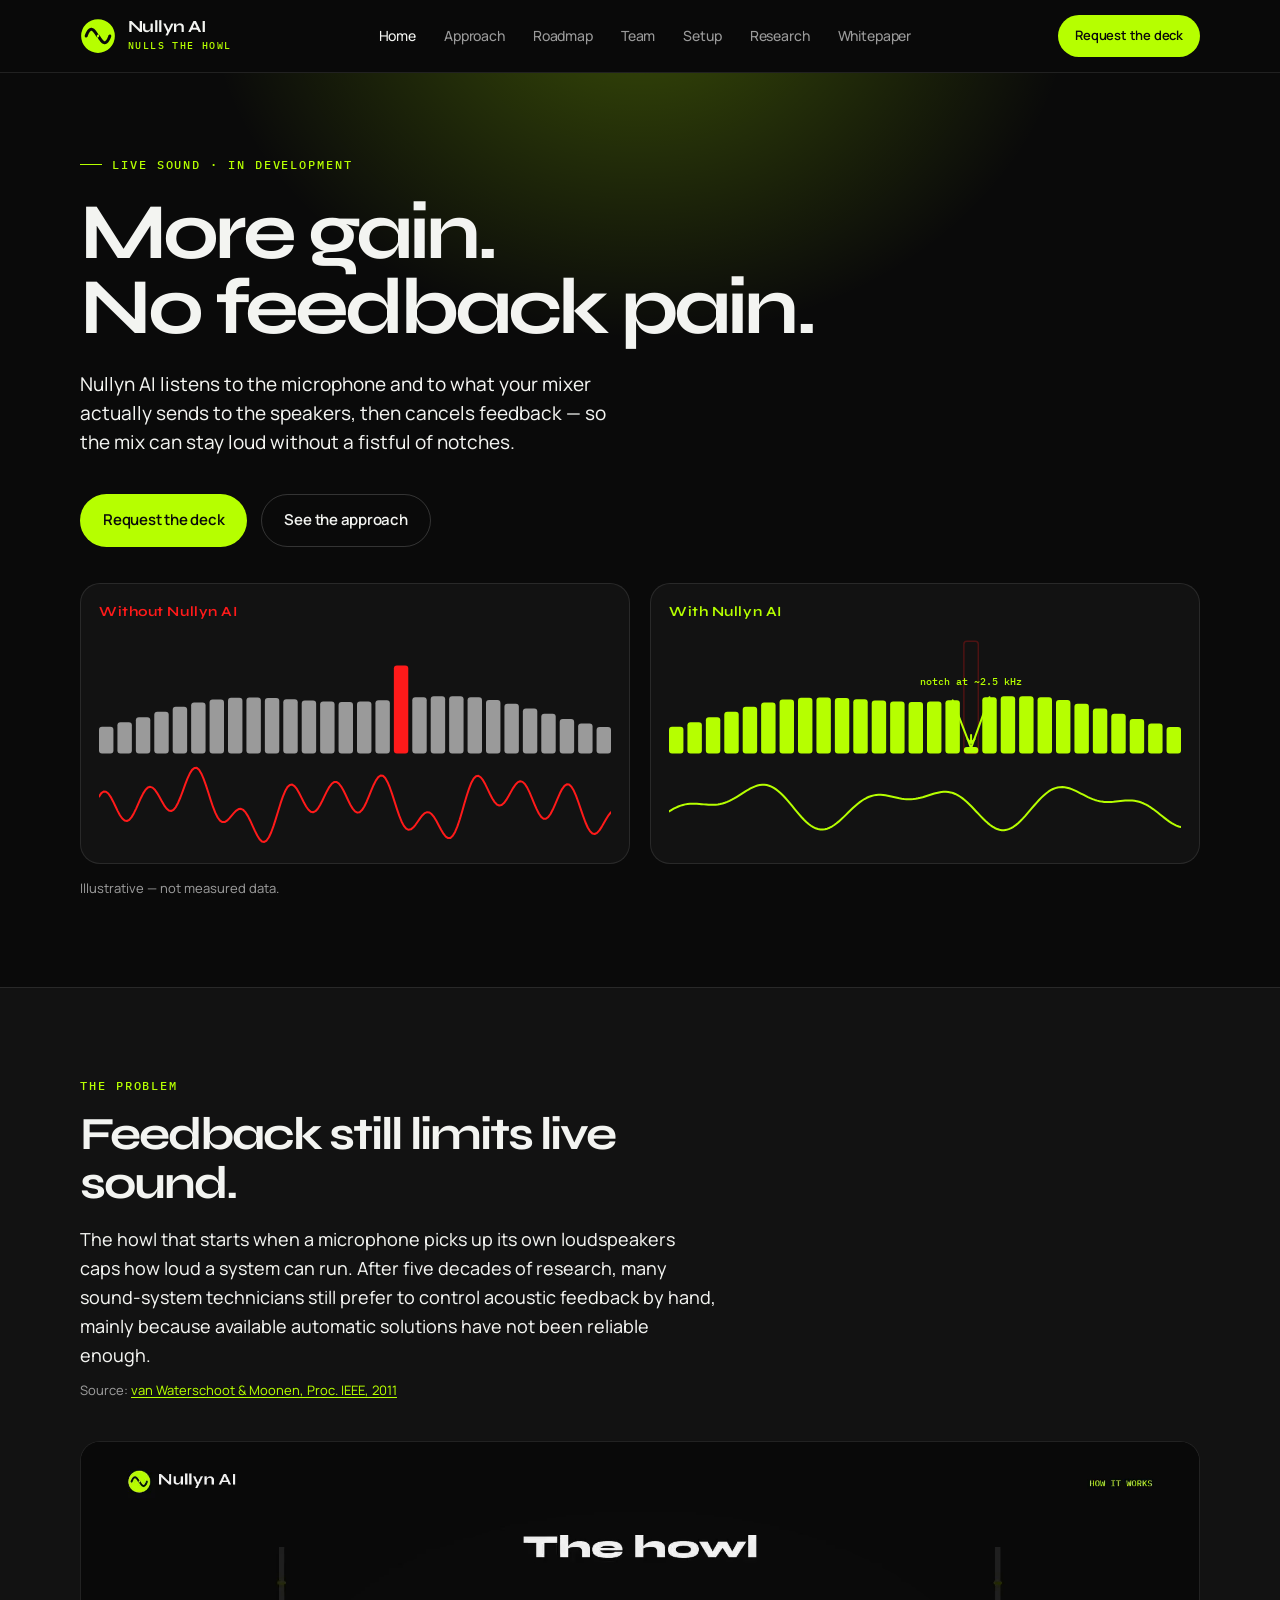
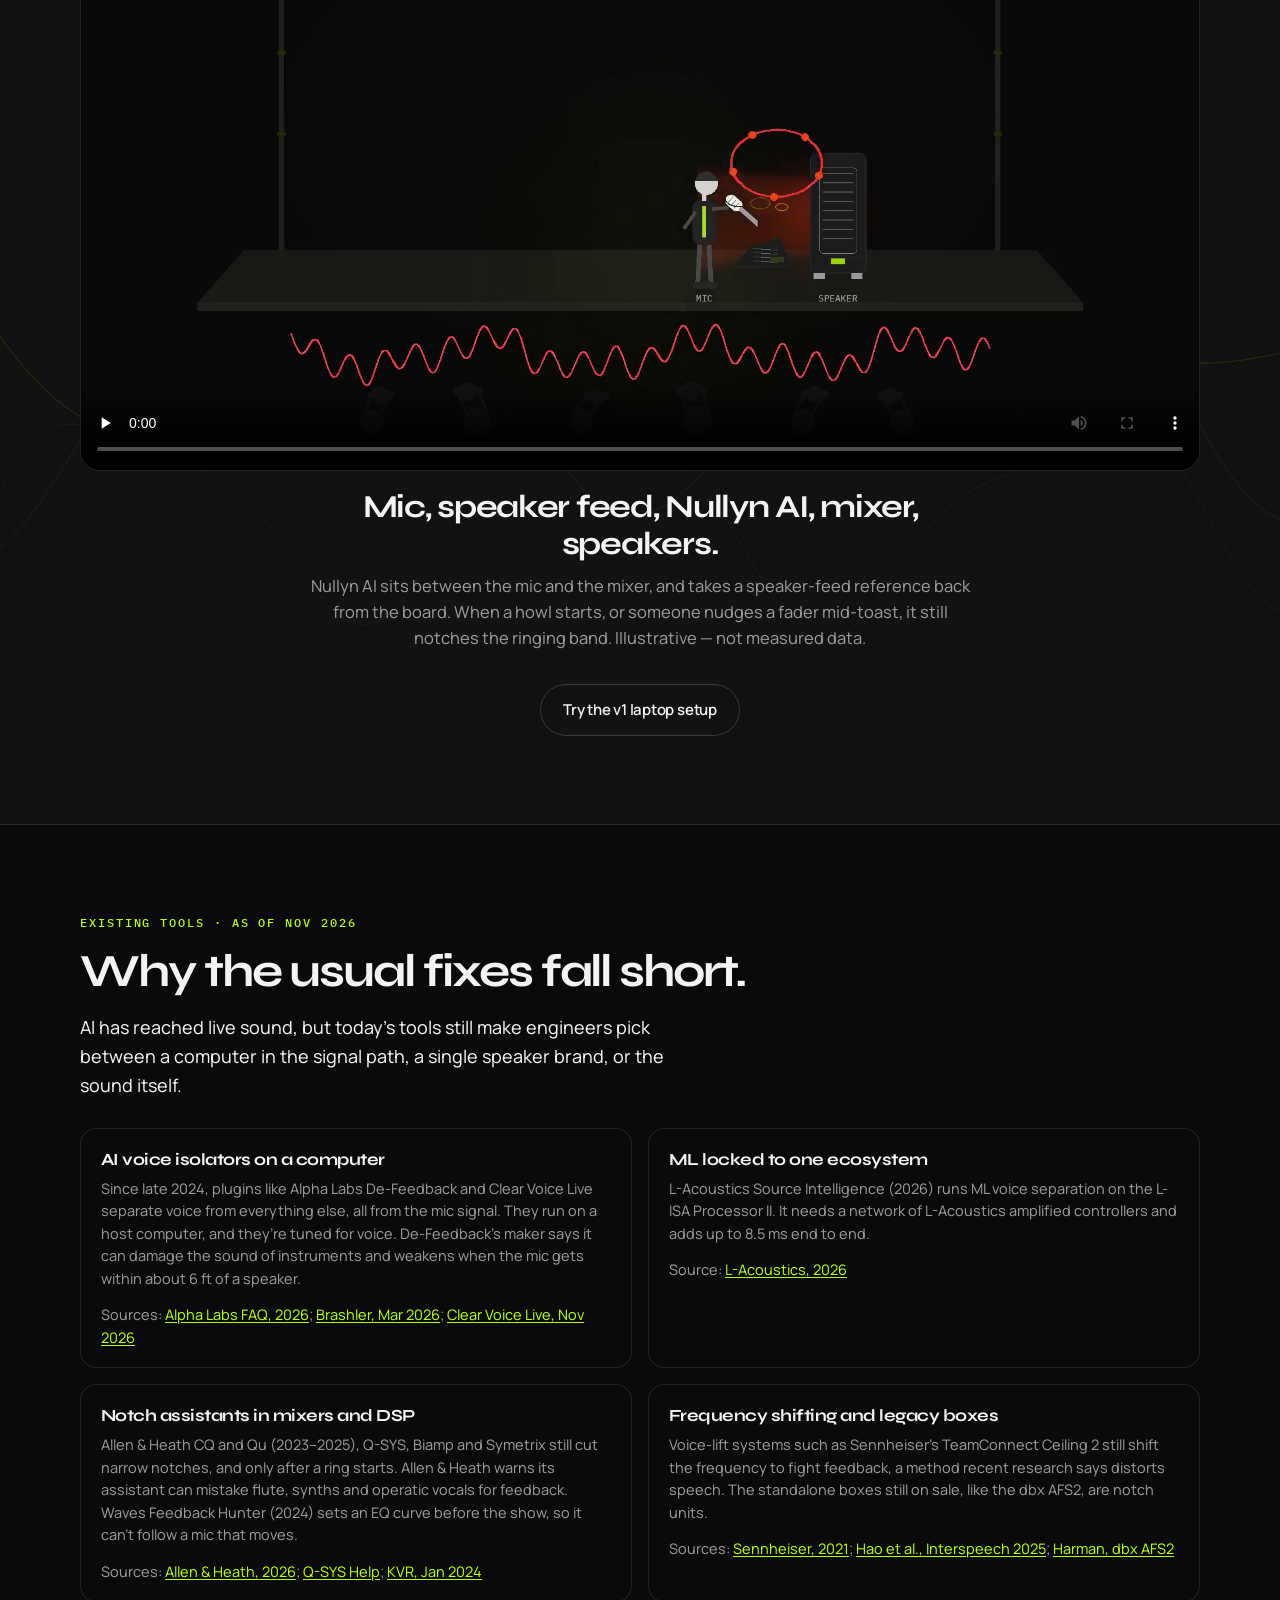
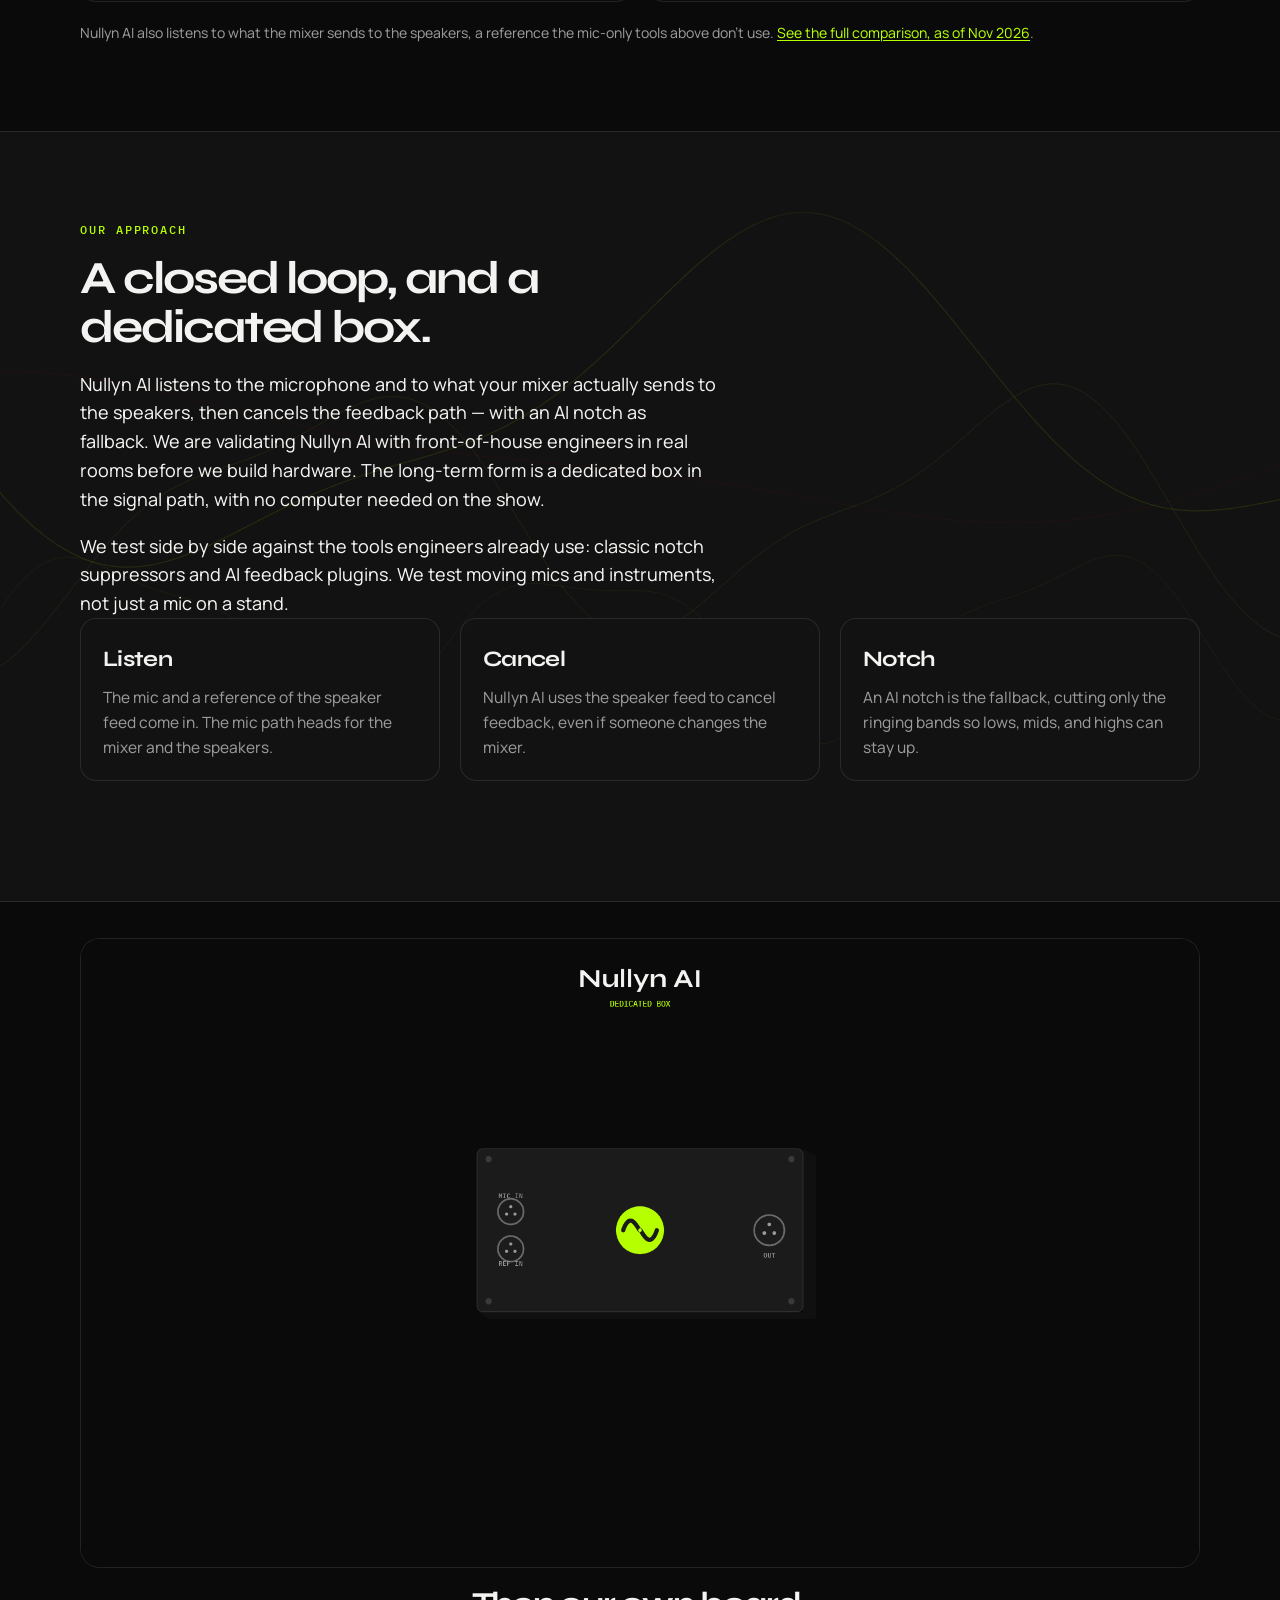
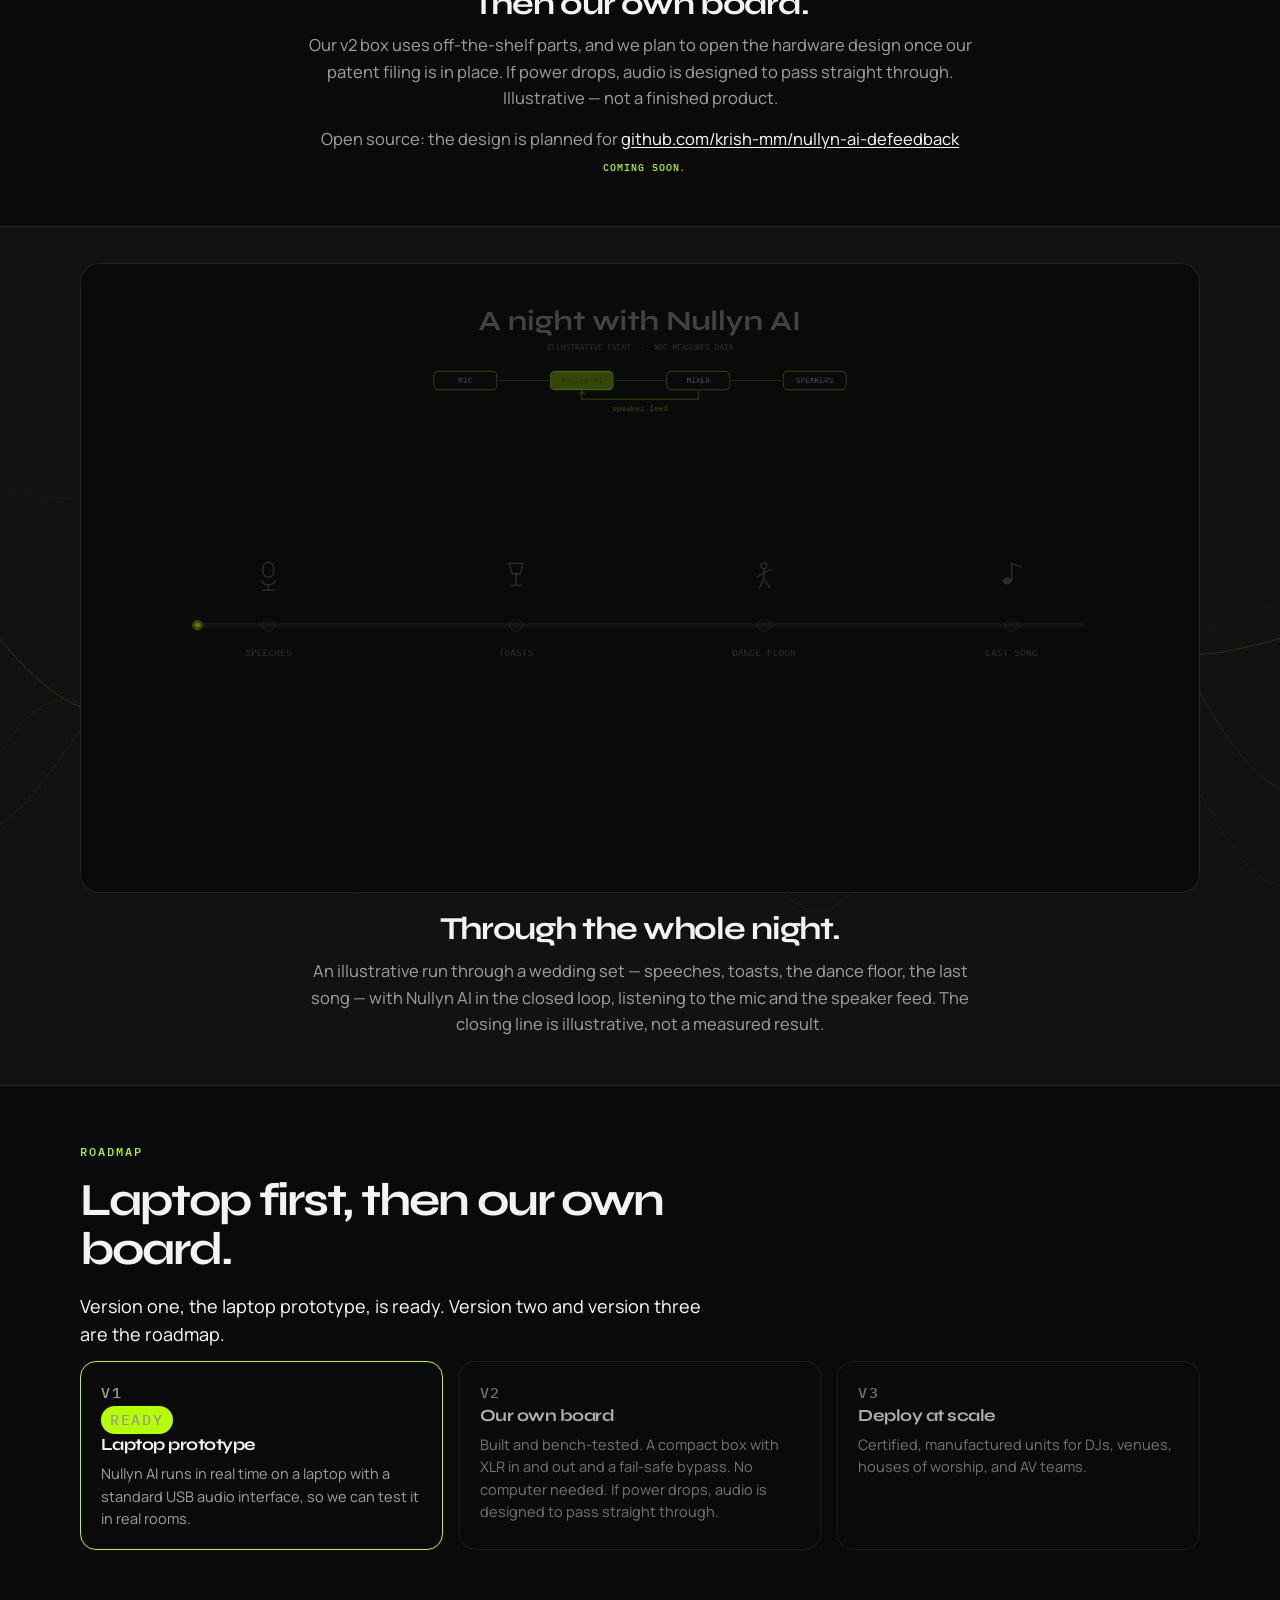
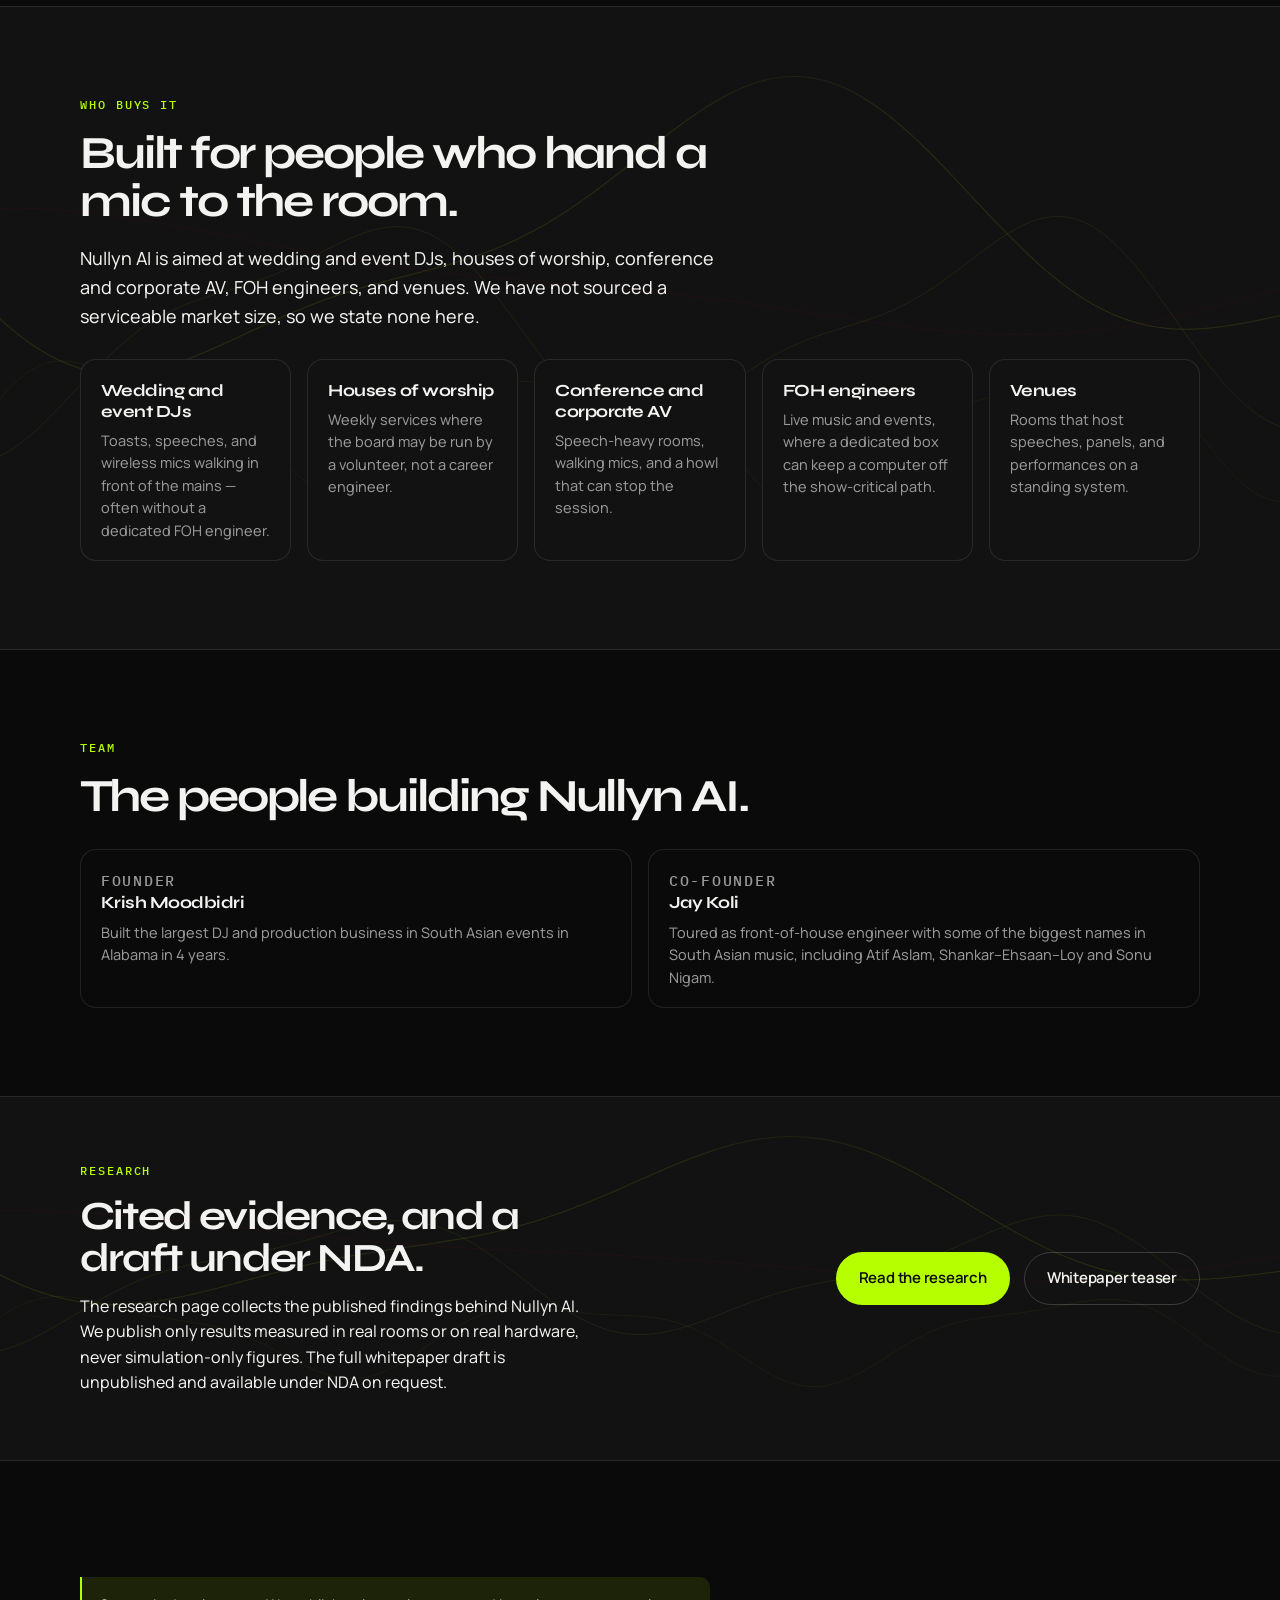
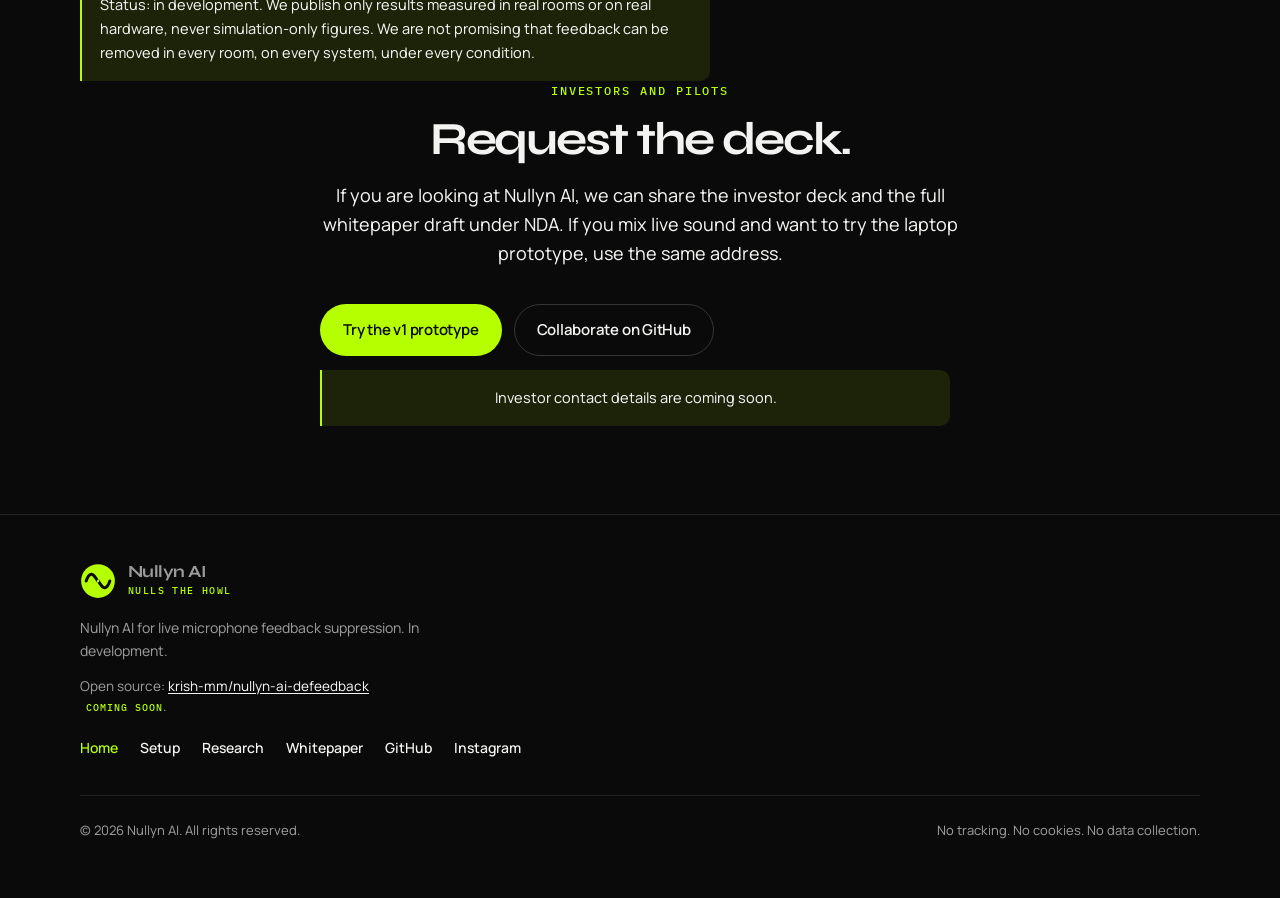
<file: index.html>
<!DOCTYPE html>
<html lang="en">
<head>
  <meta charset="utf-8">
  <meta name="viewport" content="width=device-width, initial-scale=1">
  <title>Nullyn AI — More gain. No feedback pain.</title>
  <meta name="description" content="Nullyn AI: More gain. No feedback pain. A closed-loop system for live microphones, in development.">
  <link rel="canonical" href="https://nullyn.ai/">
  <link rel="icon" href="/media/favicon.svg" type="image/svg+xml">
  <link rel="icon" href="/media/favicon-32.png" type="image/png" sizes="32x32">
  <link rel="icon" href="/media/favicon-16.png" type="image/png" sizes="16x16">
  <link rel="apple-touch-icon" href="/media/apple-touch-icon.png">
  <meta property="og:type" content="website">
  <meta property="og:site_name" content="Nullyn AI">
  <meta property="og:title" content="Nullyn AI — More gain. No feedback pain.">
  <meta property="og:description" content="Nullyn AI: More gain. No feedback pain. A closed-loop system for live microphones, in development.">
  <meta property="og:url" content="https://nullyn.ai/">
  <meta property="og:image" content="https://nullyn.ai/media/og-image.png">
  <meta property="og:image:width" content="1200">
  <meta property="og:image:height" content="630">
  <meta name="twitter:card" content="summary_large_image">
  <meta name="twitter:title" content="Nullyn AI — More gain. No feedback pain.">
  <meta name="twitter:description" content="Nullyn AI: More gain. No feedback pain. A closed-loop system for live microphones, in development.">
  <meta name="twitter:image" content="https://nullyn.ai/media/og-image.png">
  <link rel="preload" href="/fonts/syne-latin-wght-normal.woff2" as="font" type="font/woff2" crossorigin>
  <link rel="preload" href="/fonts/manrope-latin-wght-normal.woff2" as="font" type="font/woff2" crossorigin>
  <link rel="stylesheet" href="/fonts.css">
  <link rel="stylesheet" href="/palette.css">
  <link rel="stylesheet" href="/site.css">
  <style>
    * { box-sizing: border-box; margin: 0; padding: 0; }
    html { scroll-behavior: smooth; color-scheme: dark; }
    body {
      font-family: var(--font-body);
      background: var(--bg);
      color: var(--text);
      line-height: 1.65;
      font-size: 17px;
      font-weight: 430;
      -webkit-font-smoothing: antialiased;
      text-rendering: optimizeLegibility;
    }
    a { color: inherit; }
    img, svg { display: block; max-width: 100%; }

    .wrap {
      width: min(1120px, calc(100% - 48px));
      margin-inline: auto;
    }

    header.nav {
      position: sticky;
      top: 0;
      z-index: 20;
      backdrop-filter: blur(16px);
      background: rgba(10, 10, 10, 0.86);
      border-bottom: 1px solid var(--line);
    }
    .nav-inner {
      display: flex;
      align-items: center;
      justify-content: space-between;
      min-height: 72px;
      gap: 24px;
    }
    .brand {
      display: flex;
      align-items: center;
      gap: 12px;
      text-decoration: none;
    }
    .mark { width: 36px; height: 36px; flex: none; }
    .brand-text { display: flex; flex-direction: column; gap: 1px; }
    .brand-name {
      font-family: var(--font-display);
      font-weight: 700;
      letter-spacing: -0.03em;
      font-size: 17px;
      line-height: 1.1;
    }
    .brand-tag {
      font-family: var(--font-mono);
      font-size: 10px;
      letter-spacing: 0.14em;
      text-transform: uppercase;
      color: var(--primary);
      font-weight: 500;
    }
    nav.links {
      display: flex;
      align-items: center;
      gap: 28px;
      font-size: 14px;
      color: var(--muted);
    }
    nav.links a { text-decoration: none; }
    nav.links a:hover { color: var(--text); }
    .status-pill {
      display: inline-flex;
      align-items: center;
      gap: 8px;
      border: 1px solid var(--line-strong);
      background: var(--surface);
      color: var(--muted);
      border-radius: 999px;
      padding: 7px 12px 7px 10px;
      font-size: 12px;
      letter-spacing: 0.04em;
      text-transform: uppercase;
      font-weight: 600;
    }
    .status-pill i {
      width: 7px;
      height: 7px;
      border-radius: 50%;
      background: var(--primary);
      box-shadow: 0 0 0 4px rgba(182, 255, 0, 0.14);
    }

    .hero {
      position: relative;
      padding: 72px 0 88px;
      overflow: hidden;
    }
    .hero::before {
      content: "";
      position: absolute;
      inset: -10% 10% auto;
      height: 420px;
      background: radial-gradient(ellipse at 50% 0%, var(--primary-glow), transparent 60%);
      pointer-events: none;
    }
    .hero-copy { position: relative; max-width: 42rem; margin-bottom: 44px; }
    .eyebrow {
      display: inline-flex;
      align-items: center;
      gap: 10px;
      font-family: var(--font-mono);
      color: var(--primary);
      font-size: 12px;
      font-weight: 500;
      letter-spacing: 0.16em;
      text-transform: uppercase;
      margin-bottom: 22px;
    }
    .eyebrow::before {
      content: "";
      width: 22px;
      height: 1px;
      background: var(--primary);
    }
    h1, h2, h3 { font-family: var(--font-display); font-weight: 700; }
    h1 {
      font-size: clamp(40px, 6.2vw, 80px);
      line-height: 0.94;
      letter-spacing: -0.05em;
      font-weight: 700;
      max-width: 14ch;
    }
    .lede {
      margin-top: 24px;
      font-size: 19px;
      line-height: 1.55;
      font-weight: 430;
      color: var(--text);
      max-width: 46ch;
    }
    .hero-actions {
      display: flex;
      flex-wrap: wrap;
      gap: 14px;
      margin-top: 36px;
    }
    .btn {
      display: inline-flex;
      align-items: center;
      justify-content: center;
      gap: 8px;
      text-decoration: none;
      border-radius: 999px;
      padding: 13px 22px;
      font-family: var(--font-body);
      font-size: 15px;
      font-weight: 600;
      letter-spacing: -0.015em;
      border: 1px solid transparent;
    }
    .btn-primary {
      background: var(--primary);
      color: var(--button-text);
    }
    .btn-primary:hover { filter: brightness(1.06); }
    .btn-ghost {
      background: transparent;
      border-color: var(--line-strong);
      color: var(--text);
    }
    .btn-ghost:hover { border-color: var(--primary); color: var(--primary); }
    .fine {
      margin-top: 18px;
      font-size: 13px;
      color: var(--muted);
    }

    .explainer { position: relative; }
    .explainer .blocks {
      display: grid;
      grid-template-columns: 1fr 24px 1.15fr 24px 1fr;
      gap: 0 10px;
      align-items: stretch;
      margin-bottom: 22px;
    }
    .explainer .block {
      background: var(--surface);
      border: 1px solid var(--line-strong);
      border-radius: 16px;
      padding: 16px 18px 14px;
    }
    .explainer .block h2 {
      font-size: 18px;
      font-weight: 650;
      letter-spacing: -0.02em;
      max-width: none;
    }
    .explainer .block .sub {
      margin-top: 6px;
      font-size: 11px;
      letter-spacing: 0.1em;
      text-transform: uppercase;
      font-weight: 650;
      color: var(--muted);
    }
    .explainer .block.ai {
      background: var(--primary);
      border-color: transparent;
      color: var(--button-text);
    }
    .explainer .block.ai .sub { color: var(--button-text); opacity: 0.7; }
    .explainer .chevron {
      display: flex;
      align-items: center;
      justify-content: center;
      color: var(--primary);
      font-size: 26px;
    }
    .explainer .pair {
      display: grid;
      grid-template-columns: 1fr 1fr;
      gap: 20px;
    }
    .explainer .ba-panel {
      background: var(--surface);
      border: 1px solid var(--line);
      border-radius: 20px;
      padding: 16px 18px 12px;
    }
    .explainer .ba-panel h3 {
      font-size: 14px;
      letter-spacing: 0.04em;
      font-weight: 650;
      margin-bottom: 8px;
    }
    .explainer .ba-panel.without h3 { color: var(--howl); }
    .explainer .ba-panel.with h3 { color: var(--primary); }
    .explainer canvas { width: 100%; height: 220px; display: block; }
    .explainer-legal {
      margin-top: 14px;
      color: var(--muted);
      font-size: 13px;
    }

    section { padding: 88px 0; scroll-margin-top: 88px; }
    section.alt {
      background: var(--surface);
      border-block: 1px solid var(--line);
    }
    .kicker {
      font-family: var(--font-mono);
      color: var(--primary);
      font-size: 12px;
      font-weight: 500;
      letter-spacing: 0.16em;
      text-transform: uppercase;
      margin-bottom: 14px;
    }
    h2 {
      font-size: clamp(30px, 4vw, 46px);
      letter-spacing: -0.045em;
      line-height: 1.06;
      font-weight: 700;
      max-width: 20ch;
    }
    .section-intro {
      margin-top: 18px;
      color: var(--text);
      max-width: 58ch;
      font-size: 18px;
      line-height: 1.6;
      font-weight: 430;
    }
    .cite {
      font-size: 13px;
      color: var(--muted);
      margin-top: 14px;
    }
    .cite a { color: var(--muted); text-decoration: underline; text-underline-offset: 2px; }

    .note {
      margin-top: 28px;
      padding: 16px 18px;
      border-left: 2px solid var(--primary);
      background: rgba(182, 255, 0, 0.10);
      color: var(--text);
      font-size: 14.5px;
      border-radius: 0 10px 10px 0;
      max-width: 70ch;
    }

    .claims {
      display: grid;
      grid-template-columns: 1fr 1fr;
      gap: 16px;
      margin-top: 40px;
    }
    .claim {
      background: var(--bg);
      border: 1px solid var(--line);
      border-radius: 16px;
      padding: 22px 22px 20px;
    }
    .claim h3 {
      font-size: 17px;
      letter-spacing: -0.02em;
      font-weight: 650;
      margin-bottom: 10px;
    }
    .claim p {
      color: var(--text);
      font-size: 15px;
      margin-bottom: 12px;
    }
    .claim p:last-of-type { margin-bottom: 0; }
    .claim .caveat {
      color: var(--muted);
      font-size: 13.5px;
      margin-top: 10px;
    }
    .srcs {
      margin-top: 12px;
      font-size: 13px;
      color: var(--muted);
      line-height: 1.5;
    }
    .srcs a {
      color: var(--primary);
      text-decoration: underline;
      text-underline-offset: 2px;
    }
    .paper {
      margin-top: 48px;
      background: var(--bg);
      border: 1px solid var(--line-strong);
      border-radius: 20px;
      padding: 32px 28px;
    }
    .paper h2 { max-width: 28ch; }
    .paper .section-intro { max-width: 68ch; }
    .paper ul {
      margin: 18px 0 0 1.15em;
      color: var(--text);
      max-width: 68ch;
    }
    .paper li { margin: 8px 0; }

    .wait {
      max-width: 640px;
      margin: 0 auto;
      text-align: center;
    }
    .wait h2 { max-width: none; margin-inline: auto; }
    .wait .section-intro { margin-inline: auto; }
    .wait .btn { margin-top: 28px; }
    .access-line {
      margin-top: 22px;
      font-size: 18px;
      color: var(--text);
      line-height: 1.45;
      scroll-margin-top: 120px;
    }

    footer {
      border-top: 1px solid var(--line);
      padding: 48px 0 56px;
      color: var(--muted);
      font-size: 14px;
    }
    .foot {
      display: flex;
      justify-content: space-between;
      gap: 40px;
      align-items: flex-start;
    }
    .foot p { max-width: 46ch; }
    footer .legal {
      margin-top: 36px;
      padding-top: 24px;
      border-top: 1px solid var(--line);
      font-size: 13px;
      color: var(--muted);
      display: flex;
      justify-content: space-between;
      gap: 16px;
      flex-wrap: wrap;
    }

    @media (max-width: 900px) {
      .foot, .claims { grid-template-columns: 1fr; }
      .hero { padding: 48px 0 64px; }
      section { padding: 64px 0; }
      .explainer .blocks { grid-template-columns: 1fr; }
      .explainer .chevron { transform: rotate(90deg); height: 18px; }
      .explainer .pair { grid-template-columns: 1fr; }
      .explainer canvas { height: 200px; }
    }
    @media (max-width: 600px) {
      .wrap { width: min(1120px, calc(100% - 32px)); }
      h1 { max-width: none; }
    }
    @media (prefers-reduced-motion: reduce) {
      html { scroll-behavior: auto; }
      .hero::before { opacity: 0.65; }
    }


    .hero-copy.tight { max-width: 52rem; margin-bottom: 36px; }
    .hero-copy.tight h1 { max-width: none; }
    .hero-copy.tight h1 .tagline-line2 { white-space: nowrap; }
    .roadmap-steps li.is-ready {
      border-color: var(--primary);
    }
    .roadmap-steps li.is-next {
      opacity: 0.7;
    }
    .step-flag {
      display: inline-block;
      margin: 0 0 10px;
      padding: 3px 9px;
      border-radius: 999px;
      background: var(--primary);
      color: var(--button-text);
      font-family: var(--font-mono);
      font-size: 11px;
      font-weight: 600;
      letter-spacing: 0.12em;
      text-transform: uppercase;
    }
    .story { padding: 36px 0 48px; scroll-margin-top: 80px; }
    .story-stage {
      margin: 0;
      border: 1px solid var(--line);
      border-radius: 20px;
      overflow: hidden;
      background: var(--bg);
      aspect-ratio: 16 / 9;
    }
    .story-stage canvas,
    .story-stage video {
      width: 100%;
      height: auto;
      display: block;
      background: var(--bg);
    }
    .story-caption {
      margin-top: 16px;
      text-align: center;
      color: var(--muted);
      font-size: 17px;
    }
    .story-copy { max-width: 42rem; margin: 18px auto 0; text-align: center; }
    .story-copy h2 {
      font-size: clamp(24px, 3.2vw, 32px);
      line-height: 1.15;
      letter-spacing: -0.04em;
      margin: 0 0 10px;
      max-width: none;
    }
    .story-copy p { color: var(--muted); font-size: 16.5px; line-height: 1.6; margin: 0; font-weight: 430; }
    .howto { padding: 56px 0; }
    .howto h2 { margin-bottom: 28px; }
    .how-steps {
      list-style: none;
      display: grid;
      grid-template-columns: repeat(3, 1fr);
      gap: 20px;
      padding: 0;
      margin: 0 0 32px;
    }
    .how-steps li {
      padding: 22px 22px 20px;
      border: 1px solid var(--line);
      border-radius: 16px;
      background: var(--surface);
    }
    .how-steps h3 { font-size: 22px; margin: 0 0 8px; letter-spacing: -0.03em; }
    .how-steps p { color: var(--muted); font-size: 15.5px; line-height: 1.6; margin: 0; font-weight: 430; }
    .who-for {
      color: var(--text);
      font-size: 16.5px;
      line-height: 1.6;
      max-width: 44rem;
      font-weight: 430;
    }
    .who-for strong { font-family: var(--font-display); color: var(--primary); font-weight: 700; letter-spacing: -0.02em; }
    .sim-headlines {
      display: grid;
      grid-template-columns: repeat(3, 1fr);
      gap: 16px;
      margin-top: 28px;
    }
    .sim-stat {
      padding: 22px 22px 18px;
      border: 1px solid var(--line);
      border-radius: 16px;
      background: var(--bg);
    }
    .sim-stat .figure {
      font-family: var(--font-mono);
      font-size: clamp(24px, 2.8vw, 32px);
      font-weight: 600;
      letter-spacing: -0.04em;
      font-variant-numeric: tabular-nums;
      color: var(--primary);
      margin: 0 0 8px;
    }
    .sim-stat p { color: var(--text); font-size: 15px; line-height: 1.5; margin: 0 0 10px; font-weight: 430; }
    .sim-stat .sim-tag { font-family: var(--font-mono); color: var(--muted); font-size: 11px; letter-spacing: 0.05em; text-transform: uppercase; font-weight: 500; margin: 0; }
    .backed-strip { padding: 64px 0; }
    .backed-strip .strip-inner {
      display: flex;
      align-items: center;
      justify-content: space-between;
      gap: 24px;
      flex-wrap: wrap;
    }
    .backed-strip h2 {
      font-size: clamp(28px, 4vw, 40px);
      max-width: 16ch;
      margin: 0;
    }
    .backed-strip .backed-actions { margin-top: 0; }
    .closed-loop { padding: 56px 0; }
    .closed-loop h2, .roadmap h2 { margin-bottom: 16px; }
    .loop-lede {
      max-width: 62ch;
      color: var(--text);
      font-size: 18px;
      line-height: 1.6;
      font-weight: 430;
      margin: 0 0 28px;
    }
    .loop-lede.tight { margin-bottom: 16px; }
    .kicker.follow { margin-top: 40px; }
    .place-grid, .who-grid, .field-steps, .roadmap-steps, .loop-notes {
      list-style: none;
      display: grid;
      gap: 16px;
      padding: 0;
      margin: 0;
    }
    .place-grid { grid-template-columns: repeat(3, 1fr); margin-bottom: 20px; }
    .loop-notes { grid-template-columns: 1fr 1fr; margin-bottom: 28px; }
    .who-grid { grid-template-columns: repeat(4, 1fr); margin-top: 20px; }
    .field-steps { grid-template-columns: repeat(4, 1fr); margin-top: 12px; }
    .roadmap { padding: 56px 0; }
    .roadmap-steps { grid-template-columns: repeat(3, 1fr); margin-top: 12px; }
    .place-grid li, .who-grid li, .field-steps li, .roadmap-steps li, .loop-notes li {
      padding: 20px 20px 18px;
      border: 1px solid var(--line);
      border-radius: 16px;
      background: var(--surface);
    }
    .loop-notes li { background: var(--bg); }
    .roadmap-steps li { background: var(--bg); }
    .place-grid h3, .who-grid h3, .loop-notes h3, .field-steps h3, .roadmap-steps h3 {
      font-size: 17px;
      letter-spacing: -0.03em;
      margin: 0 0 8px;
      line-height: 1.25;
    }
    .place-grid p, .who-grid p, .loop-notes p, .field-steps p, .roadmap-steps p {
      color: var(--muted);
      font-size: 14.5px;
      line-height: 1.55;
      margin: 0;
      font-weight: 430;
    }
    .step-n {
      font-family: var(--font-mono);
      color: var(--primary);
      font-size: 11px;
      font-weight: 500;
      letter-spacing: 0.12em;
      text-transform: uppercase;
      margin: 0 0 8px;
    }
    .loop-sim-note {
      margin-top: 22px;
      padding: 16px 18px;
      border: 1px solid var(--line);
      border-radius: 16px;
      background: var(--bg);
      color: var(--text);
      font-size: 16px;
      line-height: 1.5;
      font-weight: 430;
    }
    .loop-sim-note strong { font-family: var(--font-display); letter-spacing: -0.02em; }
    @media (max-width: 900px) {
      .story { padding: 28px 0 36px; }
      .story-stage { width: 100%; max-width: 100%; }
      .story-stage canvas, .story-stage video { width: 100%; height: auto; max-width: 100%; }
      .backed-strip .strip-inner { flex-direction: column; align-items: flex-start; }
      .how-steps, .sim-headlines, .place-grid, .who-grid, .field-steps, .roadmap-steps, .loop-notes, .shortfall-grid, .market-grid, .team-grid { grid-template-columns: 1fr; }
      .story-copy { text-align: left; }
      .hero-copy.tight .lede { font-size: 17px; }
    }
    @media (max-width: 900px) {
      h1 { font-size: clamp(32px, 9vw, 76px); line-height: 1.08; }
      .btn { min-height: 44px; font-size: 16px; padding: 12px 20px; }
      .explainer canvas { height: 180px; max-width: 100%; }
      .note { font-size: 16px; }
    }

    .nav-cta {
      flex: none;
      padding: 9px 16px;
      font-size: 13px;
    }
    #problem .section-intro, #shortfalls .section-intro, #market .section-intro, #approach .section-intro {
      margin-bottom: 0;
    }
    #problem .story-stage { margin-top: 40px; }
    .section-intro.tight { margin-top: 14px; font-size: 16px; max-width: 52ch; }
    .shortfall-grid, .market-grid, .team-grid {
      list-style: none;
      display: grid;
      gap: 16px;
      padding: 0;
      margin: 28px 0 0;
    }
    .shortfall-grid { grid-template-columns: repeat(2, 1fr); }
    .shortfall-more { margin-top: 20px; font-size: 14px; }
    .market-grid { grid-template-columns: repeat(5, 1fr); }
    .team-grid { grid-template-columns: 1fr 1fr; }
    .shortfall-grid li, .market-grid li, .team-grid li {
      padding: 20px 20px 18px;
      border: 1px solid var(--line);
      border-radius: 16px;
      background: var(--surface);
    }
    .shortfall-grid li, .team-grid li { background: var(--bg); }
    .shortfall-grid h3, .market-grid h3, .team-grid h3 {
      font-size: 17px;
      letter-spacing: -0.03em;
      margin: 0 0 8px;
      line-height: 1.25;
    }
    .shortfall-grid p, .market-grid p, .team-grid p {
      color: var(--muted);
      font-size: 14.5px;
      line-height: 1.55;
      margin: 0;
      font-weight: 430;
    }
    .shortfall-grid .srcs, .team-grid .srcs { margin-top: 14px; }
    .placeholder-note {
      margin-top: 12px;
      font-family: var(--font-mono);
      font-size: 11px;
      letter-spacing: 0.08em;
      text-transform: uppercase;
      color: var(--primary);
      font-weight: 500;
    }
    .open-source-note {
      margin-top: 14px;
      color: var(--muted);
      font-size: 13.5px;
      line-height: 1.5;
    }
    .open-source-note a { color: var(--text); text-underline-offset: 2px; }
    .coming-soon {
      display: inline-block;
      margin-left: 6px;
      font-family: var(--font-mono);
      font-size: 10px;
      letter-spacing: 0.1em;
      text-transform: uppercase;
      color: var(--primary);
      font-weight: 500;
    }
    .placeholder-box {
      margin: 28px auto 0;
      max-width: 40rem;
      padding: 16px 18px;
      border: 1px dashed var(--line-strong);
      border-radius: 16px;
      font-family: var(--font-mono);
      font-size: 13px;
      letter-spacing: 0.04em;
      color: var(--primary);
      background: var(--surface);
    }
    .backed-strip .section-intro { margin-top: 14px; }
    @media (max-width: 1100px) {
      nav.links { gap: 18px; }
      .market-grid { grid-template-columns: repeat(3, 1fr); }
    }
    @media (max-width: 900px) {
      .shortfall-grid, .market-grid, .team-grid { grid-template-columns: 1fr; }
      header.nav .nav-cta { display: none; }
    }
  </style>
</head>
<body>
  <header class="nav">
    <div class="wrap nav-inner">
      <a class="brand" href="/">
        <img class="mark" src="/media/mark.svg" width="36" height="36" alt="">
        <span class="brand-text">
          <span class="brand-name">Nullyn AI</span>
          <span class="brand-tag">Nulls the howl</span>
        </span>
      </a>
      <button class="menu-toggle" type="button" aria-expanded="false" aria-controls="site-nav" aria-label="Open menu">
        <span class="bars" aria-hidden="true"></span>
      </button>
      <nav class="links" id="site-nav" aria-label="Primary">
        <a href="/" aria-current="page">Home</a>
        <a href="#approach">Approach</a>
        <a href="#roadmap">Roadmap</a>
        <a href="#team">Team</a>
        <a href="/setup/">Setup</a>
        <a href="/research/">Research</a>
        <a href="/whitepaper/">Whitepaper</a>
      </nav>
      <a class="btn btn-primary nav-cta" href="#talk">Request the deck</a>
    </div>
  </header>

  <main id="top">
    <section class="hero">
      <div class="wrap">
        <div class="hero-copy tight">
          <p class="eyebrow">Live sound · In development</p>
          <h1>More gain.<br><span class="tagline-line2">No feedback pain.</span></h1>
          <p class="lede">Nullyn AI listens to the microphone and to what your mixer actually sends to the speakers, then cancels feedback &mdash; so the mix can stay loud without a fistful of notches.</p>
          <div class="hero-actions">
            <a class="btn btn-primary" href="#talk">Request the deck</a>
            <a class="btn btn-ghost" href="#approach">See the approach</a>
          </div>
        </div>
        <div class="explainer" id="explainer">
          <div class="pair">
            <div class="ba-panel without">
              <h3>Without Nullyn AI</h3>
              <canvas id="ba-left" width="700" height="320" aria-label="Without Nullyn AI, a ringing peak grows. Illustrative, not measured data."></canvas>
            </div>
            <div class="ba-panel with">
              <h3>With Nullyn AI</h3>
              <canvas id="ba-right" width="700" height="320" aria-label="With Nullyn AI, a narrow notch cuts only the ringing band; the rest of the spectrum stays up. Illustrative, not measured data."></canvas>
            </div>
          </div>
          <p class="explainer-legal">Illustrative &mdash; not measured data.</p>
        </div>
      </div>
    </section>

    <section class="alt" id="problem" data-wave>
      <div class="wrap">
        <p class="kicker">The problem</p>
        <h2>Feedback still limits live sound.</h2>
        <p class="section-intro">The howl that starts when a microphone picks up its own loudspeakers caps how loud a system can run. After five decades of research, many sound-system technicians still prefer to control acoustic feedback by hand, mainly because available automatic solutions have not been reliable enough.</p>
        <p class="srcs">Source: <a href="https://doi.org/10.1109/JPROC.2010.2090998" rel="noopener noreferrer">van Waterschoot &amp; Moonen, Proc. IEEE, 2011</a></p>
        <div class="story-stage" id="how">
          <video
            controls
            playsinline
            preload="none"
            width="1920"
            height="1080"
            poster="/media/video/how-it-works-poster.png"
            aria-label="Explainer: in most events, like conferences and concerts, a person with a mic may come close to a speaker. The mic picks up the speaker, the sound loops and becomes a howl, and Nullyn AI sits inline between the mic and the console, listening to the microphone and the speaker feed, to remove the loop before it rings. Then the v1 laptop, v2 dedicated box, and v3 deploy-at-scale roadmap. At the end, the same person walks near the speaker with no howl. Illustrative, no performance numbers."
          >
            <source src="/media/video/how-it-works.mp4" type="video/mp4">
            <source src="/media/video/how-it-works.webm" type="video/webm">
            <track kind="captions" srclang="en" label="English" src="/media/video/how-it-works.vtt" default>
          </video>
        </div>
        <div class="story-copy">
          <h2>Mic, speaker feed, Nullyn AI, mixer, speakers.</h2>
          <p>Nullyn AI sits between the mic and the mixer, and takes a speaker-feed reference back from the board. When a howl starts, or someone nudges a fader mid-toast, it still notches the ringing band. Illustrative &mdash; not measured data.</p>
          <p><a class="btn btn-ghost" href="/setup/">Try the v1 laptop setup</a></p>
        </div>
      </div>
    </section>

    <section id="shortfalls">
      <div class="wrap">
        <p class="kicker">Existing tools &middot; as of Nov 2026</p>
        <h2>Why the usual fixes fall short.</h2>
        <p class="section-intro">AI has reached live sound, but today&rsquo;s tools still make engineers pick between a computer in the signal path, a single speaker brand, or the sound itself.</p>
        <ul class="shortfall-grid">
          <li>
            <h3>AI voice isolators on a computer</h3>
            <p>Since late 2024, plugins like Alpha Labs De-Feedback and Clear Voice Live separate voice from everything else, all from the mic signal. They run on a host computer, and they&rsquo;re tuned for voice. De-Feedback&rsquo;s maker says it can damage the sound of instruments and weakens when the mic gets within about 6&nbsp;ft of a speaker.</p>
            <p class="srcs">Sources: <a href="https://www.alphalabsaudio.com/defeedback/" rel="noopener noreferrer">Alpha Labs FAQ, 2026</a>; <a href="https://drewbrashler.com/2026/alpha-labs-defeedback-demo-latency-testing/" rel="noopener noreferrer">Brashler, Mar 2026</a>; <a href="https://clearvoice.live/" rel="noopener noreferrer">Clear Voice Live, Nov 2026</a></p>
          </li>
          <li>
            <h3>ML locked to one ecosystem</h3>
            <p>L-Acoustics Source Intelligence (2026) runs ML voice separation on the L-ISA Processor II. It needs a network of L-Acoustics amplified controllers and adds up to 8.5&nbsp;ms end to end.</p>
            <p class="srcs">Source: <a href="https://www.l-acoustics.com/stories/product-spotlight-source-intelligence-live-sound-finds-its-voice/" rel="noopener noreferrer">L-Acoustics, 2026</a></p>
          </li>
          <li>
            <h3>Notch assistants in mixers and DSP</h3>
            <p>Allen &amp; Heath CQ and Qu (2023&ndash;2025), Q-SYS, Biamp and Symetrix still cut narrow notches, and only after a ring starts. Allen &amp; Heath warns its assistant can mistake flute, synths and operatic vocals for feedback. Waves Feedback Hunter (2024) sets an EQ curve before the show, so it can&rsquo;t follow a mic that moves.</p>
            <p class="srcs">Sources: <a href="https://support.allen-heath.com/hc/en-gb/articles/48456861200017-CQ-How-to" rel="noopener noreferrer">Allen &amp; Heath, 2026</a>; <a href="https://help.qsys.com/Content/Schematic_Library/feedback_canceler_notch.htm" rel="noopener noreferrer">Q-SYS Help</a>; <a href="https://www.kvraudio.com/news/waves-releases-feedback-hunter-for-emotion-lv1-live-mixer-and-superrack-59807" rel="noopener noreferrer">KVR, Jan 2024</a></p>
          </li>
          <li>
            <h3>Frequency shifting and legacy boxes</h3>
            <p>Voice-lift systems such as Sennheiser&rsquo;s TeamConnect Ceiling&nbsp;2 still shift the frequency to fight feedback, a method recent research says distorts speech. The standalone boxes still on sale, like the dbx AFS2, are notch units.</p>
            <p class="srcs">Sources: <a href="https://newsroom.sennheiser.com/what-is-the-frequency-shifter-54np89" rel="noopener noreferrer">Sennheiser, 2021</a>; <a href="https://www.isca-archive.org/interspeech_2025/hao25_interspeech.pdf" rel="noopener noreferrer">Hao et al., Interspeech 2025</a>; <a href="https://www.harmanaudio.com/AFS2.html" rel="noopener noreferrer">Harman, dbx AFS2</a></p>
          </li>
        </ul>
        <p class="srcs shortfall-more">Nullyn AI also listens to what the mixer sends to the speakers, a reference the mic-only tools above don&rsquo;t use. <a href="/research/#landscape">See the full comparison, as of Nov 2026</a>.</p>
      </div>
    </section>

    <section class="alt" id="approach" data-wave>
      <div class="wrap">
        <p class="kicker">Our approach</p>
        <h2>A closed loop, and a dedicated box.</h2>
        <p class="section-intro">Nullyn AI listens to the microphone and to what your mixer actually sends to the speakers, then cancels the feedback path &mdash; with an AI notch as fallback. We are validating Nullyn AI with front-of-house engineers in real rooms before we build hardware. The long-term form is a dedicated box in the signal path, with no computer needed on the show.</p>
        <p class="section-intro">We test side by side against the tools engineers already use: classic notch suppressors and AI feedback plugins. We test moving mics and instruments, not just a mic on a stand.</p>
        <ol class="how-steps">
          <li>
            <h3>Listen</h3>
            <p>The mic and a reference of the speaker feed come in. The mic path heads for the mixer and the speakers.</p>
          </li>
          <li>
            <h3>Cancel</h3>
            <p>Nullyn AI uses the speaker feed to cancel feedback, even if someone changes the mixer.</p>
          </li>
          <li>
            <h3>Notch</h3>
            <p>An AI notch is the fallback, cutting only the ringing bands so lows, mids, and highs can stay up.</p>
          </li>
        </ol>
      </div>
    </section>

    <section class="story" id="hardware">
      <div class="wrap">
        <div class="story-stage">
          <canvas id="anim-hardware" width="1920" height="1080" aria-label="Illustrative exploded view of the dedicated Nullyn AI box: an enclosure opening to show a compact board, input and output jacks, and a fail-safe relay bypass. Off-the-shelf parts. Not a finished product."></canvas>
        </div>
        <div class="story-copy">
          <h2>Then our own board.</h2>
          <p>Our v2 box uses off-the-shelf parts, and we plan to open the hardware design once our patent filing is in place. If power drops, audio is designed to pass straight through. Illustrative &mdash; not a finished product.</p>
          <p class="open-source-note">Open source: the design is planned for <a href="https://github.com/krish-mm/nullyn-ai-defeedback" rel="noopener noreferrer">github.com/krish-mm/nullyn-ai-defeedback</a> <span class="coming-soon">coming soon</span>.</p>
        </div>
      </div>
    </section>

    <section class="alt story" id="night" data-wave>
      <div class="wrap">
        <div class="story-stage">
          <canvas id="anim-night" width="1920" height="1080" aria-label="Illustrative timeline of a wedding or event night: speeches, toasts, dance floor, last song. Nullyn AI stays in the closed loop — mic plus speaker feed — and howl-risk moments appear as red pins caught with a green notch. The line 'zero howls reached the crowd' is illustrative, not measured data."></canvas>
        </div>
        <div class="story-copy">
          <h2>Through the whole night.</h2>
          <p>An illustrative run through a wedding set &mdash; speeches, toasts, the dance floor, the last song &mdash; with Nullyn AI in the closed loop, listening to the mic and the speaker feed. The closing line is illustrative, not a measured result.</p>
        </div>
      </div>
    </section>

    <section class="roadmap" id="roadmap">
      <div class="wrap">
        <p class="kicker">Roadmap</p>
        <h2>Laptop first, then our own board.</h2>
        <p class="section-intro">Version one, the laptop prototype, is ready. Version two and version three are the roadmap.</p>
        <ol class="roadmap-steps">
          <li class="is-ready">
            <p class="step-n">v1</p>
            <p class="step-flag">Ready</p>
            <h3>Laptop prototype</h3>
            <p>Nullyn AI runs in real time on a laptop with a standard USB audio interface, so we can test it in real rooms.</p>
          </li>
          <li class="is-next">
            <p class="step-n">v2</p>
            <h3>Our own board</h3>
            <p>Built and bench-tested. A compact box with XLR in and out and a fail-safe bypass. No computer needed. If power drops, audio is designed to pass straight through.</p>
          </li>
          <li class="is-next">
            <p class="step-n">v3</p>
            <h3>Deploy at scale</h3>
            <p>Certified, manufactured units for DJs, venues, houses of worship, and AV teams.</p>
          </li>
        </ol>
      </div>
    </section>

    <section class="alt" id="market" data-wave>
      <div class="wrap">
        <p class="kicker">Who buys it</p>
        <h2>Built for people who hand a mic to the room.</h2>
        <p class="section-intro">Nullyn AI is aimed at wedding and event DJs, houses of worship, conference and corporate AV, FOH engineers, and venues. We have not sourced a serviceable market size, so we state none here.</p>
        <ul class="market-grid">
          <li>
            <h3>Wedding and event DJs</h3>
            <p>Toasts, speeches, and wireless mics walking in front of the mains &mdash; often without a dedicated FOH engineer.</p>
          </li>
          <li>
            <h3>Houses of worship</h3>
            <p>Weekly services where the board may be run by a volunteer, not a career engineer.</p>
          </li>
          <li>
            <h3>Conference and corporate AV</h3>
            <p>Speech-heavy rooms, walking mics, and a howl that can stop the session.</p>
          </li>
          <li>
            <h3>FOH engineers</h3>
            <p>Live music and events, where a dedicated box can keep a computer off the show-critical path.</p>
          </li>
          <li>
            <h3>Venues</h3>
            <p>Rooms that host speeches, panels, and performances on a standing system.</p>
          </li>
        </ul>
      </div>
    </section>

    <section id="team">
      <div class="wrap">
        <p class="kicker">Team</p>
        <h2>The people building Nullyn AI.</h2>
        <ul class="team-grid">
          <li>
            <p class="step-n">Founder</p>
            <h3>Krish Moodbidri</h3>
            <p>Built the largest DJ and production business in South Asian events in Alabama in 4 years.</p>
          </li>
          <li>
            <p class="step-n">Co-founder</p>
            <h3>Jay Koli</h3>
            <p>Toured as front-of-house engineer with some of the biggest names in South Asian music, including Atif Aslam, Shankar&ndash;Ehsaan&ndash;Loy and Sonu Nigam.</p>
          </li>
        </ul>
      </div>
    </section>

    <section class="alt backed-strip" id="research" data-wave>
      <div class="wrap">
        <div class="strip-inner">
          <div>
            <p class="kicker">Research</p>
            <h2>Cited evidence, and a draft under NDA.</h2>
            <p class="section-intro tight">The research page collects the published findings behind Nullyn AI. We publish only results measured in real rooms or on real hardware, never simulation-only figures. The full whitepaper draft is unpublished and available under NDA on request.</p>
          </div>
          <div class="backed-actions">
            <a class="btn btn-primary" href="/research/">Read the research</a>
            <a class="btn btn-ghost" href="/whitepaper/">Whitepaper teaser</a>
          </div>
        </div>
      </div>
    </section>

    <section id="talk">
      <div class="wrap">
        <p class="note">Status: in development. We publish only results measured in real rooms or on real hardware, never simulation-only figures. We are not promising that feedback can be removed in every room, on every system, under every condition.</p>
        <div class="wait">
          <p class="kicker">Investors and pilots</p>
          <h2>Request the deck.</h2>
          <p class="section-intro">If you are looking at Nullyn AI, we can share the investor deck and the full whitepaper draft under NDA. If you mix live sound and want to try the laptop prototype, use the same address.</p>
          <div class="ctas" id="early-access" style="display:flex;gap:12px;flex-wrap:wrap;margin-top:8px;">
            <a class="btn btn-primary" href="/setup/">Try the v1 prototype</a>
            <a class="btn btn-ghost" href="https://github.com/krish-mm/nullyn-ai-defeedback">Collaborate on GitHub</a>
          </div>
          <p class="note" style="margin-top:14px;">Investor contact details are coming soon.</p>
        </div>
      </div>
    </section>
  </main>

  <footer>
    <div class="wrap">
      <div class="foot">
        <div>
          <div class="brand" style="margin-bottom:16px;">
            <img class="mark" src="/media/mark.svg" width="36" height="36" alt="">
            <span class="brand-text">
              <span class="brand-name">Nullyn AI</span>
              <span class="brand-tag">Nulls the howl</span>
            </span>
          </div>
          <p>Nullyn AI for live microphone feedback suppression. In development.</p>
          <p class="open-source-note">Open source: <a href="https://github.com/krish-mm/nullyn-ai-defeedback" rel="noopener noreferrer">krish-mm/nullyn-ai-defeedback</a> <span class="coming-soon">coming soon</span>.</p>
          <nav class="foot-links" aria-label="Footer">
            <a href="/" aria-current="page">Home</a>
            <a href="/setup/">Setup</a>
            <a href="/research/">Research</a>
            <a href="/whitepaper/">Whitepaper</a>
            <a href="https://github.com/krish-mm/nullyn-ai-defeedback" rel="noopener noreferrer">GitHub</a>
            <a href="https://www.instagram.com/nullyn.ai/" target="_blank" rel="noopener">Instagram</a>
          </nav>
        </div>
      </div>
      <div class="legal">
        <span>&copy; 2026 Nullyn AI. All rights reserved.</span>
        <span>No tracking. No cookies. No data collection.</span>
      </div>
    </div>
  </footer>

  <script src="/media/story-anims.js" defer></script>
  <script>
    (function () {
      const DURATION = 10;
      const reduced = window.matchMedia("(prefers-reduced-motion: reduce)").matches;
      const css = getComputedStyle(document.documentElement);
      const C = {
        howl: css.getPropertyValue("--howl").trim() || "#FF1A1A",
        primary: css.getPropertyValue("--primary").trim() || "#B6FF00",
        muted: css.getPropertyValue("--muted").trim() || "#9A9A9A",
      };
      const left = document.getElementById("ba-left");
      const right = document.getElementById("ba-right");
      if (!left || !right) return;
      const BINS = 28;
      const PEAK = 16;

      function sizeCanvas(canvas) {
        const dpr = Math.min(window.devicePixelRatio || 1, 2);
        const cssW = canvas.clientWidth || 700;
        const cssH = canvas.clientHeight || 220;
        const w = Math.max(1, Math.round(cssW * dpr));
        const h = Math.max(1, Math.round(cssH * dpr));
        if (canvas.width !== w || canvas.height !== h) {
          canvas.width = w;
          canvas.height = h;
        }
      }

      function musicFloor(i, t) {
        const u = i / (BINS - 1);
        return 0.28 + 0.22 * Math.sin(u * Math.PI) + 0.05 * Math.sin(t * 2.2 + i * 0.45);
      }
      function isHowlBin(i) { return i === PEAK; }
      function drawPanel(canvas, t, kind) {
        const ctx = canvas.getContext("2d");
        const w = canvas.width, h = canvas.height;
        ctx.clearRect(0, 0, w, h);
        const grow = kind === "without" ? Math.min(1, t / 4) : 1;
        const specTop = 8, specH = h * 0.52;
        const waveTop = h * 0.62, waveH = h * 0.34;
        const gap = 4;
        const bw = (w - gap * (BINS - 1)) / BINS;
        const heights = [];
        for (let i = 0; i < BINS; i++) {
          let val = musicFloor(i, t);
          if (kind === "without" && isHowlBin(i)) val = val * (1 - grow) + 0.98 * grow;
          if (kind === "with" && isHowlBin(i)) val = 0.055;
          heights.push(Math.max(0.04, Math.min(1, val)));
        }
        if (kind === "with") {
          const gx = PEAK * (bw + gap);
          const gh = 0.98 * specH;
          ctx.save();
          ctx.globalAlpha = 0.25;
          ctx.strokeStyle = C.howl;
          ctx.lineWidth = 1.5;
          ctx.beginPath();
          if (ctx.roundRect) ctx.roundRect(gx, specTop + specH - gh, bw, gh, Math.min(3, bw / 2));
          else ctx.rect(gx, specTop + specH - gh, bw, gh);
          ctx.stroke();
          ctx.restore();
        }
        for (let i = 0; i < BINS; i++) {
          const val = heights[i];
          const bh = Math.max(3, val * specH);
          const x = i * (bw + gap);
          const y = specTop + specH - bh;
          const ringing = kind === "without" && isHowlBin(i) && grow > 0.2;
          ctx.fillStyle = ringing ? C.howl : (kind === "without" ? C.muted : C.primary);
          const r = Math.min(3, bw / 2);
          ctx.beginPath();
          if (ctx.roundRect) ctx.roundRect(x, y, bw, bh, r);
          else ctx.rect(x, y, bw, bh);
          ctx.fill();
        }
        if (kind === "with") {
          const midX = PEAK * (bw + gap) + bw / 2;
          const midY = specTop + specH - heights[PEAK] * specH;
          const leftX = (PEAK - 1) * (bw + gap) + bw / 2;
          const rightX = (PEAK + 1) * (bw + gap) + bw / 2;
          const leftY = specTop + specH - heights[PEAK - 1] * specH;
          const rightY = specTop + specH - heights[PEAK + 1] * specH;
          ctx.save();
          ctx.strokeStyle = C.primary;
          ctx.fillStyle = C.primary;
          ctx.lineWidth = Math.max(2, w / 280);
          ctx.lineJoin = "round";
          ctx.lineCap = "round";
          ctx.beginPath();
          ctx.moveTo(leftX, leftY);
          ctx.lineTo(midX, midY + 1);
          ctx.lineTo(rightX, rightY);
          ctx.stroke();
          ctx.beginPath();
          ctx.moveTo(midX, midY - 12);
          ctx.lineTo(midX, midY - 4);
          ctx.moveTo(midX - 3.5, midY - 8);
          ctx.lineTo(midX, midY - 4);
          ctx.lineTo(midX + 3.5, midY - 8);
          ctx.stroke();
          ctx.font = "500 " + Math.max(10, Math.round(w / 52)) + "px IBM Plex Mono, ui-monospace, monospace";
          ctx.textAlign = "center";
          ctx.textBaseline = "bottom";
          ctx.fillText("notch at ~2.5 kHz", midX, Math.min(leftY, rightY) - 10);
          ctx.restore();
        }
        ctx.lineWidth = Math.max(2, w / 350);
        ctx.lineJoin = "round";
        ctx.lineCap = "round";
        ctx.strokeStyle = kind === "without" ? C.howl : C.primary;
        ctx.beginPath();
        const n = 220;
        const mid = waveTop + waveH / 2;
        for (let i = 0; i <= n; i++) {
          const u = i / n;
          const x = u * w;
          const music = Math.sin(u * Math.PI * 6 + t * 2.2) * 0.22 + Math.sin(u * Math.PI * 11 + t * 3.1) * 0.14;
          const scream = Math.sin(u * Math.PI * 22 + t * 14) * 0.42 * (kind === "without" ? grow : 0);
          const y = mid - (music + scream) * (waveH * 0.95);
          if (i === 0) ctx.moveTo(x, y);
          else ctx.lineTo(x, y);
        }
        ctx.stroke();
      }
      function draw(t) {
        sizeCanvas(left);
        sizeCanvas(right);
        drawPanel(left, t, "without");
        drawPanel(right, t, "with");
      }
      let start = performance.now();
      let raf = 0;
      function tick(now) {
        const t = ((now - start) / 1000) % DURATION;
        draw(t);
        raf = requestAnimationFrame(tick);
      }
      function setTime(t) {
        if (raf) cancelAnimationFrame(raf);
        raf = 0;
        draw(((t % DURATION) + DURATION) % DURATION);
      }
      if (reduced) {
        setTime(5);
      } else {
        start = performance.now();
        raf = requestAnimationFrame(tick);
      }
      window.addEventListener("resize", function () {
        if (reduced) setTime(5);
      });
    })();
  </script>
  <script src="/media/js/waveform-bg.js" defer></script>
  <script src="/site.js" defer></script>
</body>
</html>
</file>
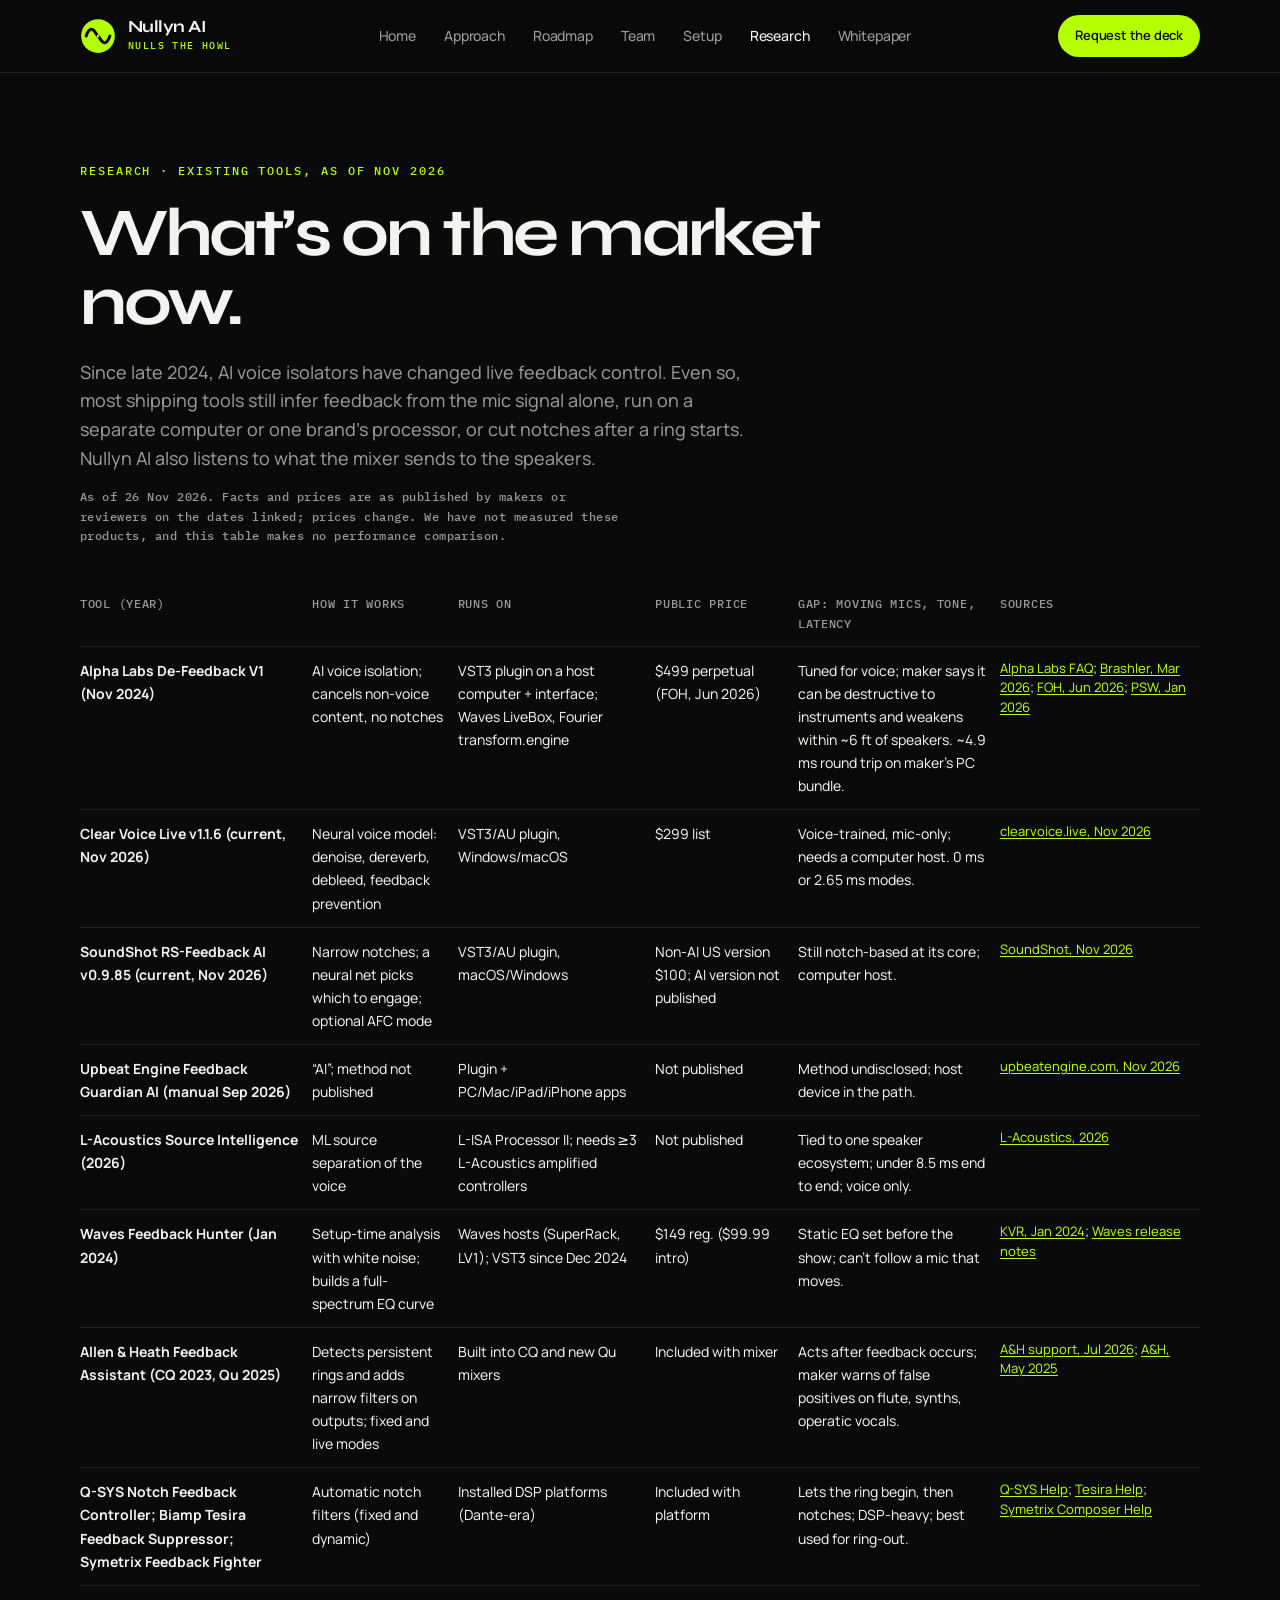
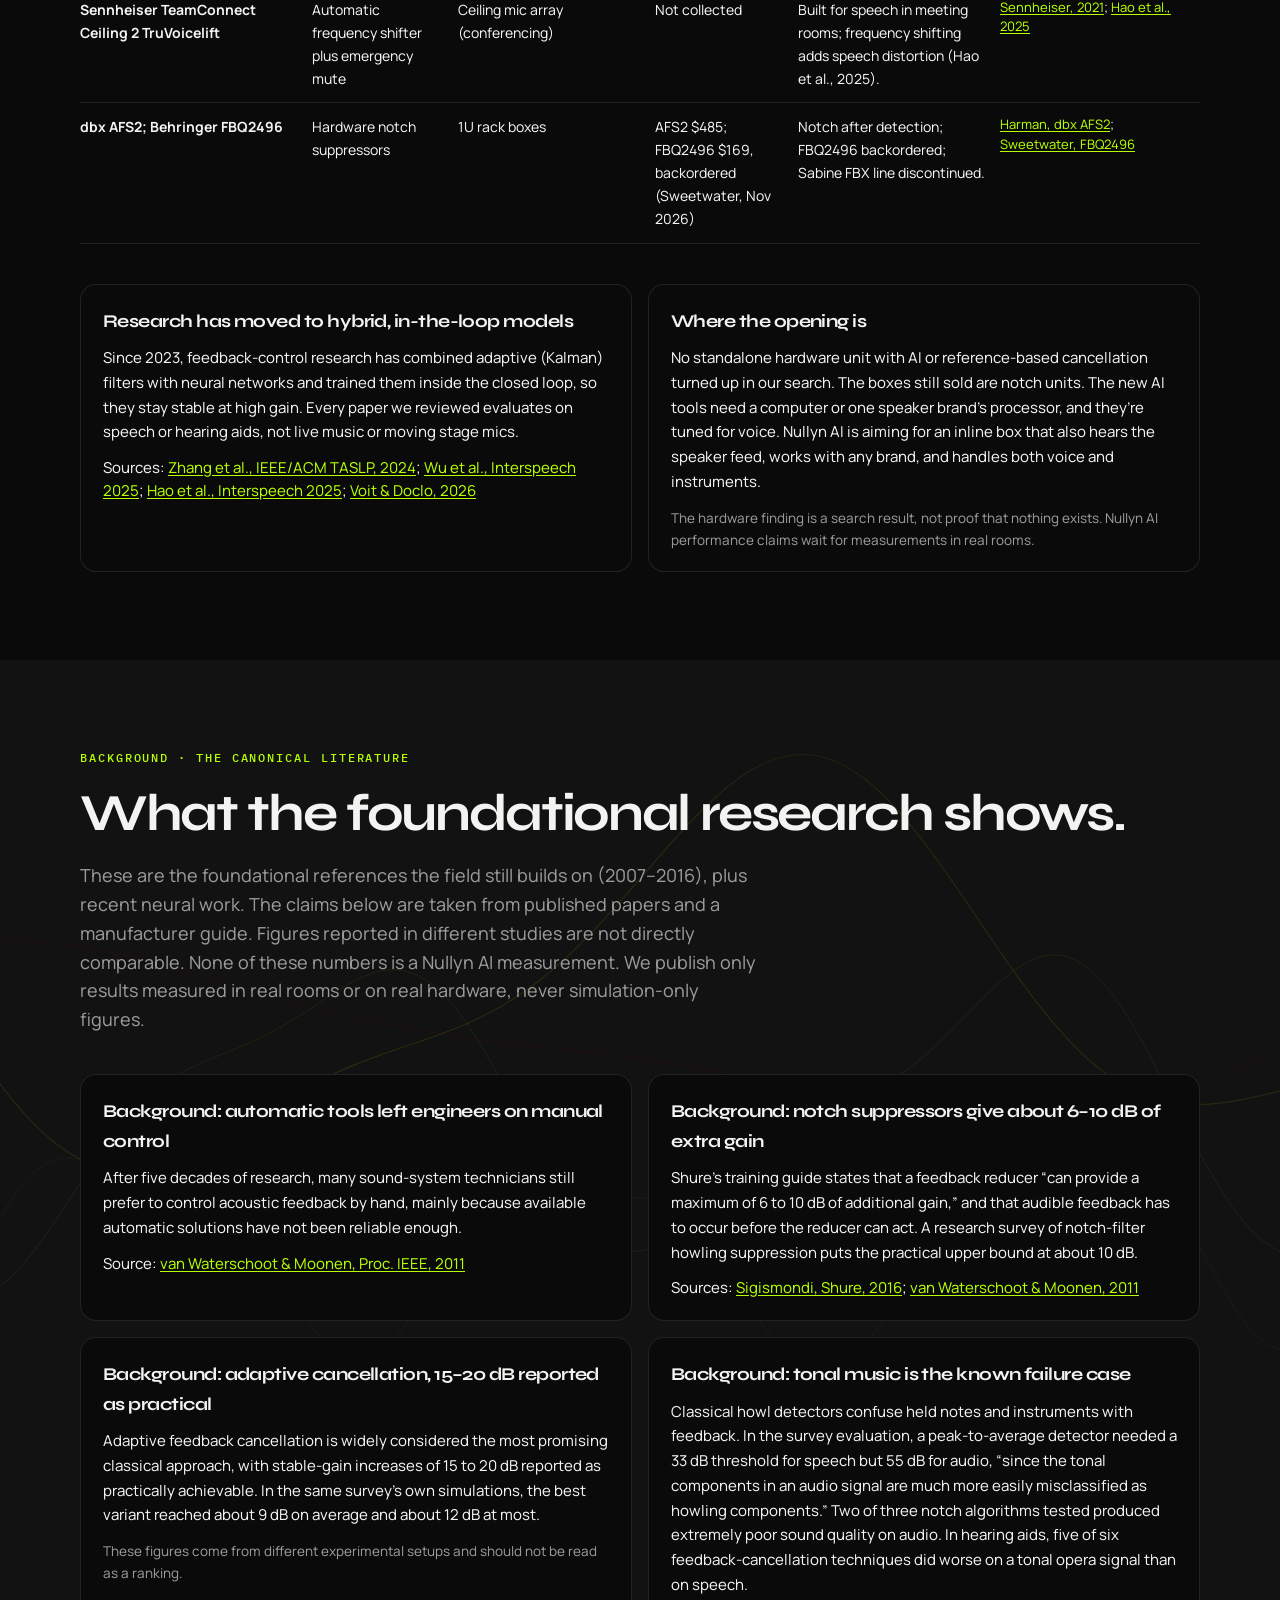
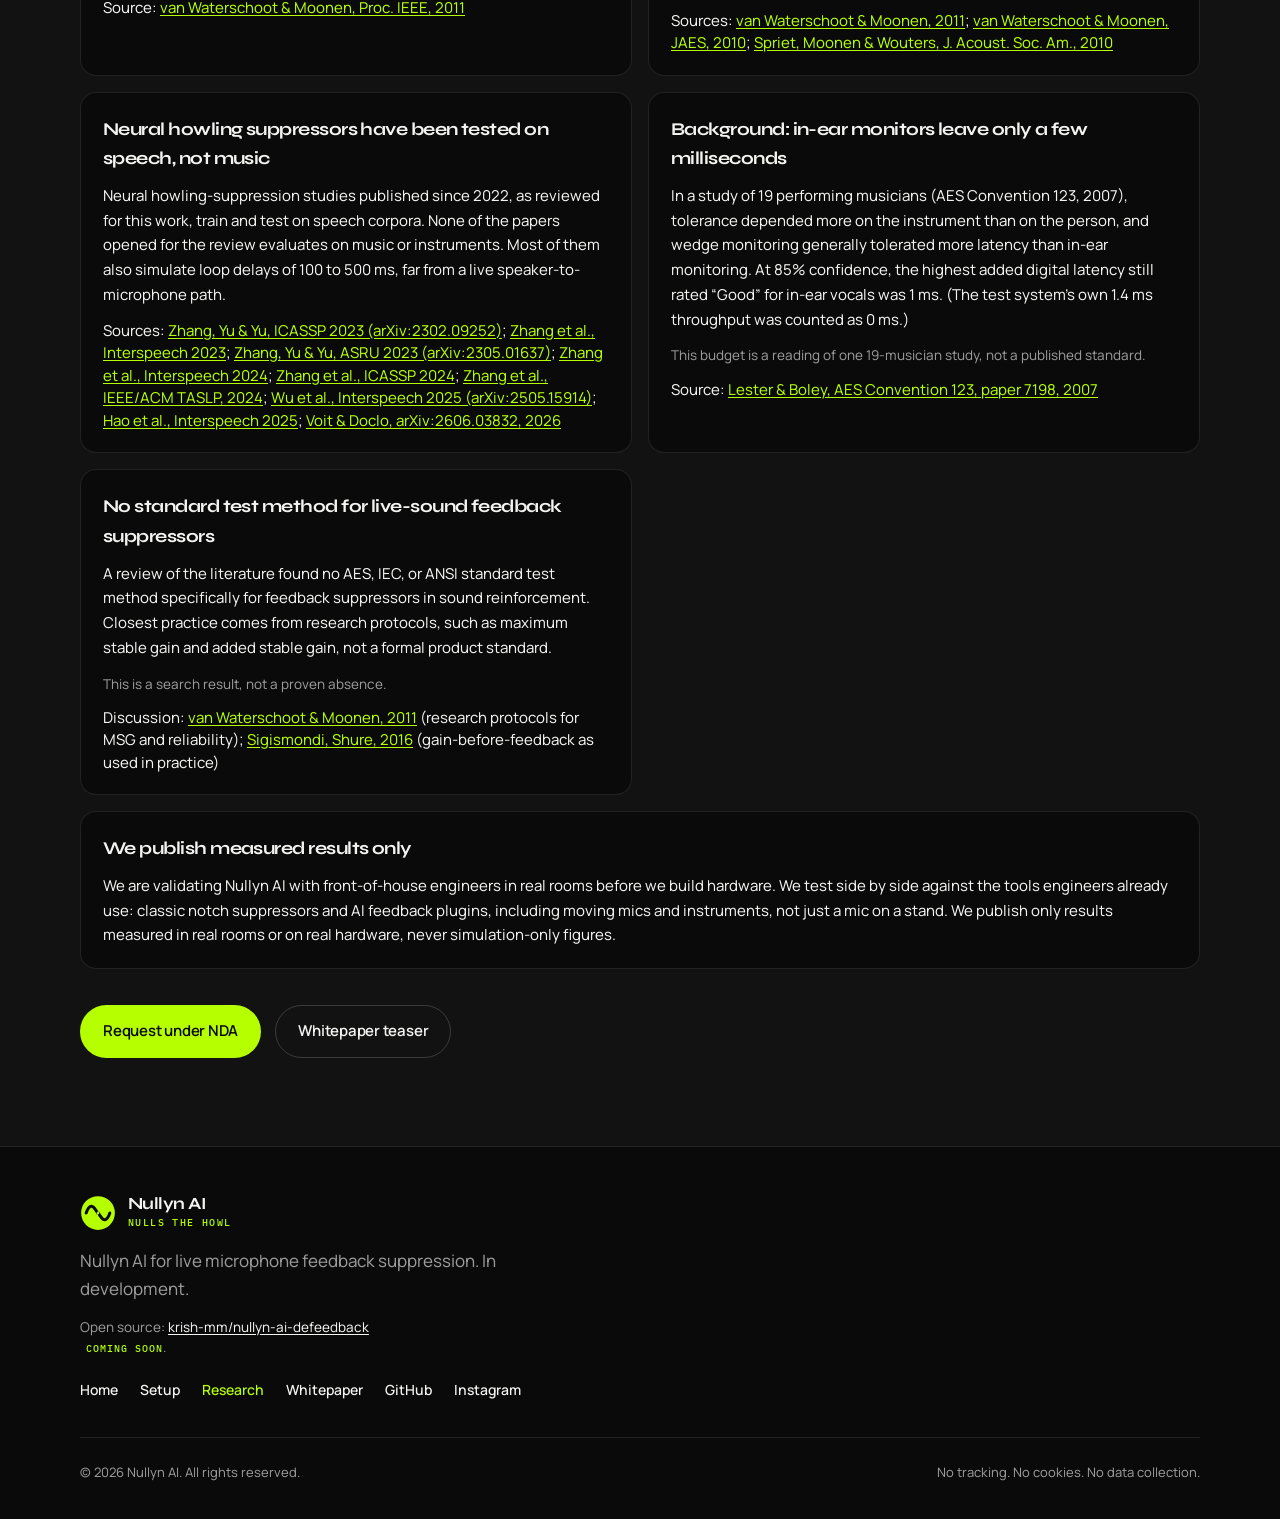
<file: research/index.html>
<!DOCTYPE html>
<html lang="en">
<head>
  <meta charset="utf-8">
  <meta name="viewport" content="width=device-width, initial-scale=1">
  <title>Research — Nullyn AI</title>
  <meta name="description" content="Current feedback-control tools as of Nov 2026 (AI plugins, console and DSP features, hardware) and the cited research behind Nullyn AI.">
  <link rel="canonical" href="https://nullyn.ai/research/">
  <link rel="icon" href="/media/favicon.svg" type="image/svg+xml">
  <link rel="icon" href="/media/favicon-32.png" type="image/png" sizes="32x32">
  <link rel="icon" href="/media/favicon-16.png" type="image/png" sizes="16x16">
  <link rel="apple-touch-icon" href="/media/apple-touch-icon.png">
  <meta property="og:type" content="website">
  <meta property="og:title" content="Research — Nullyn AI">
  <meta property="og:description" content="Current feedback-control tools as of Nov 2026 (AI plugins, console and DSP features, hardware) and the cited research behind Nullyn AI.">
  <meta property="og:url" content="https://nullyn.ai/research/">
  <meta property="og:image" content="https://nullyn.ai/media/og-image.png">
  <meta property="og:image:width" content="1200">
  <meta property="og:image:height" content="630">
  <meta name="twitter:card" content="summary_large_image">
  <meta name="twitter:title" content="Research — Nullyn AI">
  <meta name="twitter:description" content="Current feedback-control tools as of Nov 2026 (AI plugins, console and DSP features, hardware) and the cited research behind Nullyn AI.">
  <meta name="twitter:image" content="https://nullyn.ai/media/og-image.png">
  <link rel="preload" href="/fonts/syne-latin-wght-normal.woff2" as="font" type="font/woff2" crossorigin>
  <link rel="stylesheet" href="/fonts.css">
  <link rel="stylesheet" href="/palette.css">
  <link rel="stylesheet" href="/site.css">
</head>
<body>
  <header class="nav">
    <div class="wrap nav-inner">
      <a class="brand" href="/">
        <img class="mark" src="/media/mark.svg" width="36" height="36" alt="">
        <span class="brand-text">
          <span class="brand-name">Nullyn AI</span>
          <span class="brand-tag">Nulls the howl</span>
        </span>
      </a>
      <button class="menu-toggle" type="button" aria-expanded="false" aria-controls="site-nav" aria-label="Open menu">
        <span class="bars" aria-hidden="true"></span>
      </button>
      <nav class="links" id="site-nav" aria-label="Primary">
        <a href="/">Home</a>
        <a href="/#approach">Approach</a>
        <a href="/#roadmap">Roadmap</a>
        <a href="/#team">Team</a>
        <a href="/setup/">Setup</a>
        <a href="/research/" aria-current="page">Research</a>
        <a href="/whitepaper/">Whitepaper</a>
      </nav>
      <a class="btn btn-primary nav-cta" href="/#talk">Request the deck</a>
    </div>
  </header>
  <main>
    <section id="landscape">
      <div class="wrap">
        <p class="kicker">Research &middot; existing tools, as of Nov 2026</p>
        <h1 class="page-title">What&rsquo;s on the market now.</h1>
        <p class="section-intro">Since late 2024, AI voice isolators have changed live feedback control. Even so, most shipping tools still infer feedback from the mic signal alone, run on a separate computer or one brand&rsquo;s processor, or cut notches after a ring starts. Nullyn AI also listens to what the mixer sends to the speakers.</p>
        <p class="landscape-note">As of 26 Nov 2026. Facts and prices are as published by makers or reviewers on the dates linked; prices change. We have not measured these products, and this table makes no performance comparison.</p>
        <p class="table-hint">Swipe the table sideways to see every column.</p>
        <div class="table-scroll">
          <table class="iface-table landscape-table">
            <thead>
              <tr><th>Tool (year)</th><th>How it works</th><th>Runs on</th><th>Public price</th><th>Gap: moving mics, tone, latency</th><th>Sources</th></tr>
            </thead>
            <tbody>
              <tr>
                <td><strong>Alpha Labs De-Feedback V1 (Nov 2024)</strong></td>
                <td>AI voice isolation; cancels non-voice content, no notches</td>
                <td>VST3 plugin on a host computer + interface; Waves LiveBox, Fourier transform.engine</td>
                <td>$499 perpetual (FOH, Jun 2026)</td>
                <td>Tuned for voice; maker says it can be destructive to instruments and weakens within ~6 ft of speakers. ~4.9 ms round trip on maker&rsquo;s PC bundle.</td>
                <td class="srcs"><a href="https://www.alphalabsaudio.com/defeedback/" rel="noopener noreferrer">Alpha Labs FAQ</a>; <a href="https://drewbrashler.com/2026/alpha-labs-defeedback-demo-latency-testing/" rel="noopener noreferrer">Brashler, Mar 2026</a>; <a href="https://fohonline.com/blogs/new-gear/alpha-labs-brings-de-feedback-to-fourier-audios-transform-engine/" rel="noopener noreferrer">FOH, Jun 2026</a>; <a href="https://www.prosoundweb.com/signal-to-noise-episode-315-devin-sheets-on-de-feedback/" rel="noopener noreferrer">PSW, Jan 2026</a></td>
              </tr>
              <tr>
                <td><strong>Clear Voice Live v1.1.6 (current, Nov 2026)</strong></td>
                <td>Neural voice model: denoise, dereverb, debleed, feedback prevention</td>
                <td>VST3/AU plugin, Windows/macOS</td>
                <td>$299 list</td>
                <td>Voice-trained, mic-only; needs a computer host. 0 ms or 2.65 ms modes.</td>
                <td class="srcs"><a href="https://clearvoice.live/" rel="noopener noreferrer">clearvoice.live, Nov 2026</a></td>
              </tr>
              <tr>
                <td><strong>SoundShot RS-Feedback AI v0.9.85 (current, Nov 2026)</strong></td>
                <td>Narrow notches; a neural net picks which to engage; optional AFC mode</td>
                <td>VST3/AU plugin, macOS/Windows</td>
                <td>Non-AI US version $100; AI version not published</td>
                <td>Still notch-based at its core; computer host.</td>
                <td class="srcs"><a href="https://soundshot.pl/en/rs-feedback-ai/" rel="noopener noreferrer">SoundShot, Nov 2026</a></td>
              </tr>
              <tr>
                <td><strong>Upbeat Engine Feedback Guardian AI (manual Sep 2026)</strong></td>
                <td>&ldquo;AI&rdquo;; method not published</td>
                <td>Plugin + PC/Mac/iPad/iPhone apps</td>
                <td>Not published</td>
                <td>Method undisclosed; host device in the path.</td>
                <td class="srcs"><a href="https://upbeatengine.com/" rel="noopener noreferrer">upbeatengine.com, Nov 2026</a></td>
              </tr>
              <tr>
                <td><strong>L-Acoustics Source Intelligence (2026)</strong></td>
                <td>ML source separation of the voice</td>
                <td>L-ISA Processor II; needs &ge;3 L-Acoustics amplified controllers</td>
                <td>Not published</td>
                <td>Tied to one speaker ecosystem; under 8.5 ms end to end; voice only.</td>
                <td class="srcs"><a href="https://www.l-acoustics.com/stories/product-spotlight-source-intelligence-live-sound-finds-its-voice/" rel="noopener noreferrer">L-Acoustics, 2026</a></td>
              </tr>
              <tr>
                <td><strong>Waves Feedback Hunter (Jan 2024)</strong></td>
                <td>Setup-time analysis with white noise; builds a full-spectrum EQ curve</td>
                <td>Waves hosts (SuperRack, LV1); VST3 since Dec 2024</td>
                <td>$149 reg. ($99.99 intro)</td>
                <td>Static EQ set before the show; can&rsquo;t follow a mic that moves.</td>
                <td class="srcs"><a href="https://www.kvraudio.com/news/waves-releases-feedback-hunter-for-emotion-lv1-live-mixer-and-superrack-59807" rel="noopener noreferrer">KVR, Jan 2024</a>; <a href="https://www.waves.com/downloads/release-notes" rel="noopener noreferrer">Waves release notes</a></td>
              </tr>
              <tr>
                <td><strong>Allen &amp; Heath Feedback Assistant (CQ 2023, Qu 2025)</strong></td>
                <td>Detects persistent rings and adds narrow filters on outputs; fixed and live modes</td>
                <td>Built into CQ and new Qu mixers</td>
                <td>Included with mixer</td>
                <td>Acts after feedback occurs; maker warns of false positives on flute, synths, operatic vocals.</td>
                <td class="srcs"><a href="https://support.allen-heath.com/hc/en-gb/articles/48456861200017-CQ-How-to" rel="noopener noreferrer">A&amp;H support, Jul 2026</a>; <a href="https://www.allen-heath.com/allen-heath-announce-next-generation-of-qu-mixers/" rel="noopener noreferrer">A&amp;H, May 2025</a></td>
              </tr>
              <tr>
                <td><strong>Q-SYS Notch Feedback Controller; Biamp Tesira Feedback Suppressor; Symetrix Feedback Fighter</strong></td>
                <td>Automatic notch filters (fixed and dynamic)</td>
                <td>Installed DSP platforms (Dante-era)</td>
                <td>Included with platform</td>
                <td>Lets the ring begin, then notches; DSP-heavy; best used for ring-out.</td>
                <td class="srcs"><a href="https://help.qsys.com/Content/Schematic_Library/feedback_canceler_notch.htm" rel="noopener noreferrer">Q-SYS Help</a>; <a href="https://tesira-help.biamp.com/Component_Objects/Audio/Equalizers/Feedback_Suppressor.htm" rel="noopener noreferrer">Tesira Help</a>; <a href="https://composer-docs.symetrix.co/software/toolkit/design-view/Feedback_Fighters.html" rel="noopener noreferrer">Symetrix Composer Help</a></td>
              </tr>
              <tr>
                <td><strong>Sennheiser TeamConnect Ceiling 2 TruVoicelift</strong></td>
                <td>Automatic frequency shifter plus emergency mute</td>
                <td>Ceiling mic array (conferencing)</td>
                <td>Not collected</td>
                <td>Built for speech in meeting rooms; frequency shifting adds speech distortion (Hao et al., 2025).</td>
                <td class="srcs"><a href="https://newsroom.sennheiser.com/what-is-the-frequency-shifter-54np89" rel="noopener noreferrer">Sennheiser, 2021</a>; <a href="https://www.isca-archive.org/interspeech_2025/hao25_interspeech.pdf" rel="noopener noreferrer">Hao et al., 2025</a></td>
              </tr>
              <tr>
                <td><strong>dbx AFS2; Behringer FBQ2496</strong></td>
                <td>Hardware notch suppressors</td>
                <td>1U rack boxes</td>
                <td>AFS2 $485; FBQ2496 $169, backordered (Sweetwater, Nov 2026)</td>
                <td>Notch after detection; FBQ2496 backordered; Sabine FBX line discontinued.</td>
                <td class="srcs"><a href="https://www.harmanaudio.com/AFS2.html" rel="noopener noreferrer">Harman, dbx AFS2</a>; <a href="https://www.sweetwater.com/store/detail/FBQ2496--behringer-feedback-destroyer-pro-fbq2496" rel="noopener noreferrer">Sweetwater, FBQ2496</a></td>
              </tr>
            </tbody>
          </table>
        </div>
        <div class="claims">
          <article class="claim" id="research-now">
            <h3>Research has moved to hybrid, in-the-loop models</h3>
            <p>Since 2023, feedback-control research has combined adaptive (Kalman) filters with neural networks and trained them inside the closed loop, so they stay stable at high gain. Every paper we reviewed evaluates on speech or hearing aids, not live music or moving stage mics.</p>
            <p class="srcs">Sources: <a href="https://doi.org/10.1109/TASLP.2024.3402565" rel="noopener noreferrer">Zhang et al., IEEE/ACM TASLP, 2024</a>; <a href="https://arxiv.org/abs/2505.15914" rel="noopener noreferrer">Wu et al., Interspeech 2025</a>; <a href="https://www.isca-archive.org/interspeech_2025/hao25_interspeech.pdf" rel="noopener noreferrer">Hao et al., Interspeech 2025</a>; <a href="https://arxiv.org/abs/2606.03832" rel="noopener noreferrer">Voit &amp; Doclo, 2026</a></p>
          </article>
          <article class="claim" id="opening">
            <h3>Where the opening is</h3>
            <p>No standalone hardware unit with AI or reference-based cancellation turned up in our search. The boxes still sold are notch units. The new AI tools need a computer or one speaker brand&rsquo;s processor, and they&rsquo;re tuned for voice. Nullyn AI is aiming for an inline box that also hears the speaker feed, works with any brand, and handles both voice and instruments.</p>
            <p class="caveat">The hardware finding is a search result, not proof that nothing exists. Nullyn AI performance claims wait for measurements in real rooms.</p>
          </article>
        </div>
      </div>
    </section>

    <section class="alt" id="research" data-wave>
      <div class="wrap">
        <p class="kicker">Background &middot; the canonical literature</p>
        <h2>What the foundational research shows.</h2>
        <p class="section-intro">These are the foundational references the field still builds on (2007&ndash;2016), plus recent neural work. The claims below are taken from published papers and a manufacturer guide. Figures reported in different studies are not directly comparable. None of these numbers is a Nullyn AI measurement. We publish only results measured in real rooms or on real hardware, never simulation-only figures.</p>
        <div class="claims">
          <article class="claim" id="manual">
            <h3>Background: automatic tools left engineers on manual control</h3>
            <p>After five decades of research, many sound-system technicians still prefer to control acoustic feedback by hand, mainly because available automatic solutions have not been reliable enough.</p>
            <p class="srcs">Source: <a href="https://doi.org/10.1109/JPROC.2010.2090998" rel="noopener noreferrer">van Waterschoot &amp; Moonen, Proc. IEEE, 2011</a></p>
          </article>
          <article class="claim" id="notch">
            <h3>Background: notch suppressors give about 6–10 dB of extra gain</h3>
            <p>Shure’s training guide states that a feedback reducer “can provide a maximum of 6 to 10 dB of additional gain,” and that audible feedback has to occur before the reducer can act. A research survey of notch-filter howling suppression puts the practical upper bound at about 10 dB.</p>
            <p class="srcs">Sources: <a href="https://content-files.shure.com/Pubs/asp-selection-and-operation-of-audio-signal-processors/us_pro_audiosignalprocessor_ea.pdf" rel="noopener noreferrer">Sigismondi, Shure, 2016</a>; <a href="https://doi.org/10.1109/JPROC.2010.2090998" rel="noopener noreferrer">van Waterschoot &amp; Moonen, 2011</a></p>
          </article>
          <article class="claim" id="afc">
            <h3>Background: adaptive cancellation, 15–20 dB reported as practical</h3>
            <p>Adaptive feedback cancellation is widely considered the most promising classical approach, with stable-gain increases of 15 to 20 dB reported as practically achievable. In the same survey’s own simulations, the best variant reached about 9 dB on average and about 12 dB at most.</p>
            <p class="caveat">These figures come from different experimental setups and should not be read as a ranking.</p>
            <p class="srcs">Source: <a href="https://doi.org/10.1109/JPROC.2010.2090998" rel="noopener noreferrer">van Waterschoot &amp; Moonen, Proc. IEEE, 2011</a></p>
          </article>
          <article class="claim" id="tonal">
            <h3>Background: tonal music is the known failure case</h3>
            <p>Classical howl detectors confuse held notes and instruments with feedback. In the survey evaluation, a peak-to-average detector needed a 33 dB threshold for speech but 55 dB for audio, “since the tonal components in an audio signal are much more easily misclassified as howling components.” Two of three notch algorithms tested produced extremely poor sound quality on audio. In hearing aids, five of six feedback-cancellation techniques did worse on a tonal opera signal than on speech.</p>
            <p class="srcs">Sources: <a href="https://doi.org/10.1109/JPROC.2010.2090998" rel="noopener noreferrer">van Waterschoot &amp; Moonen, 2011</a>; <a href="https://ftp.esat.kuleuven.be/pub/stadius/vanwaterschoot/abstracts/09-207.html" rel="noopener noreferrer">van Waterschoot &amp; Moonen, JAES, 2010</a>; <a href="https://doi.org/10.1121/1.3458850" rel="noopener noreferrer">Spriet, Moonen &amp; Wouters, J. Acoust. Soc. Am., 2010</a></p>
          </article>
          <article class="claim" id="neural">
            <h3>Neural howling suppressors have been tested on speech, not music</h3>
            <p>Neural howling-suppression studies published since 2022, as reviewed for this work, train and test on speech corpora. None of the papers opened for the review evaluates on music or instruments. Most of them also simulate loop delays of 100 to 500 ms, far from a live speaker-to-microphone path.</p>
            <p class="srcs">Sources: <a href="https://arxiv.org/abs/2302.09252" rel="noopener noreferrer">Zhang, Yu &amp; Yu, ICASSP 2023 (arXiv:2302.09252)</a>; <a href="https://doi.org/10.21437/Interspeech.2023-984" rel="noopener noreferrer">Zhang et al., Interspeech 2023</a>; <a href="https://arxiv.org/abs/2305.01637" rel="noopener noreferrer">Zhang, Yu &amp; Yu, ASRU 2023 (arXiv:2305.01637)</a>; <a href="https://doi.org/10.21437/Interspeech.2024-166" rel="noopener noreferrer">Zhang et al., Interspeech 2024</a>; <a href="https://doi.org/10.1109/ICASSP48485.2024.10447839" rel="noopener noreferrer">Zhang et al., ICASSP 2024</a>; <a href="https://doi.org/10.1109/TASLP.2024.3402565" rel="noopener noreferrer">Zhang et al., IEEE/ACM TASLP, 2024</a>; <a href="https://arxiv.org/abs/2505.15914" rel="noopener noreferrer">Wu et al., Interspeech 2025 (arXiv:2505.15914)</a>; <a href="https://www.isca-archive.org/interspeech_2025/hao25_interspeech.pdf" rel="noopener noreferrer">Hao et al., Interspeech 2025</a>; <a href="https://arxiv.org/abs/2606.03832" rel="noopener noreferrer">Voit &amp; Doclo, arXiv:2606.03832, 2026</a></p>
          </article>
          <article class="claim" id="iem">
            <h3>Background: in-ear monitors leave only a few milliseconds</h3>
            <p>In a study of 19 performing musicians (AES Convention 123, 2007), tolerance depended more on the instrument than on the person, and wedge monitoring generally tolerated more latency than in-ear monitoring. At 85% confidence, the highest added digital latency still rated “Good” for in-ear vocals was 1 ms. (The test system’s own 1.4 ms throughput was counted as 0 ms.)</p>
            <p class="caveat">This budget is a reading of one 19-musician study, not a published standard.</p>
            <p class="srcs">Source: <a href="https://aes.org/publications/elibrary/elibrary-page/?id=14256" rel="noopener noreferrer">Lester &amp; Boley, AES Convention 123, paper 7198, 2007</a></p>
          </article>
          <article class="claim" id="standards">
            <h3>No standard test method for live-sound feedback suppressors</h3>
            <p>A review of the literature found no AES, IEC, or ANSI standard test method specifically for feedback suppressors in sound reinforcement. Closest practice comes from research protocols, such as maximum stable gain and added stable gain, not a formal product standard.</p>
            <p class="caveat">This is a search result, not a proven absence.</p>
            <p class="srcs">Discussion: <a href="https://doi.org/10.1109/JPROC.2010.2090998" rel="noopener noreferrer">van Waterschoot &amp; Moonen, 2011</a> (research protocols for MSG and reliability); <a href="https://content-files.shure.com/Pubs/asp-selection-and-operation-of-audio-signal-processors/us_pro_audiosignalprocessor_ea.pdf" rel="noopener noreferrer">Sigismondi, Shure, 2016</a> (gain-before-feedback as used in practice)</p>
          </article>
          <article class="claim" id="measurement" style="grid-column:1/-1;">
            <h3>We publish measured results only</h3>
            <p>We are validating Nullyn AI with front-of-house engineers in real rooms before we build hardware. We test side by side against the tools engineers already use: classic notch suppressors and AI feedback plugins, including moving mics and instruments, not just a mic on a stand. We publish only results measured in real rooms or on real hardware, never simulation-only figures.</p>
          </article>
        </div>

        <div class="page-actions">
          <a class="btn btn-primary" href="/#talk">Request under NDA</a>
          <a class="btn btn-ghost" href="/whitepaper/">Whitepaper teaser</a>
        </div>
      </div>
    </section>
  </main>
  <footer>
    <div class="wrap">
      <div class="foot">
        <div>
          <div class="brand" style="margin-bottom:16px;">
            <img class="mark" src="/media/mark.svg" width="36" height="36" alt="">
            <span class="brand-text">
              <span class="brand-name">Nullyn AI</span>
              <span class="brand-tag">Nulls the howl</span>
            </span>
          </div>
          <p>Nullyn AI for live microphone feedback suppression. In development.</p>
          <p class="open-source-note">Open source: <a href="https://github.com/krish-mm/nullyn-ai-defeedback" rel="noopener noreferrer">krish-mm/nullyn-ai-defeedback</a> <span class="coming-soon">coming soon</span>.</p>
          <nav class="foot-links" aria-label="Footer">
            <a href="/">Home</a>
            <a href="/setup/">Setup</a>
            <a href="/research/" aria-current="page">Research</a>
            <a href="/whitepaper/">Whitepaper</a>
            <a href="https://github.com/krish-mm/nullyn-ai-defeedback" rel="noopener noreferrer">GitHub</a>
            <a href="https://www.instagram.com/nullyn.ai/" target="_blank" rel="noopener">Instagram</a>
          </nav>
        </div>
      </div>
      <div class="legal">
        <span>© 2026 Nullyn AI. All rights reserved.</span>
        <span>No tracking. No cookies. No data collection.</span>
      </div>
    </div>
  </footer>
  <script src="/media/js/waveform-bg.js" defer></script>
  <script src="/site.js" defer></script>
</body>
</html>
</file>
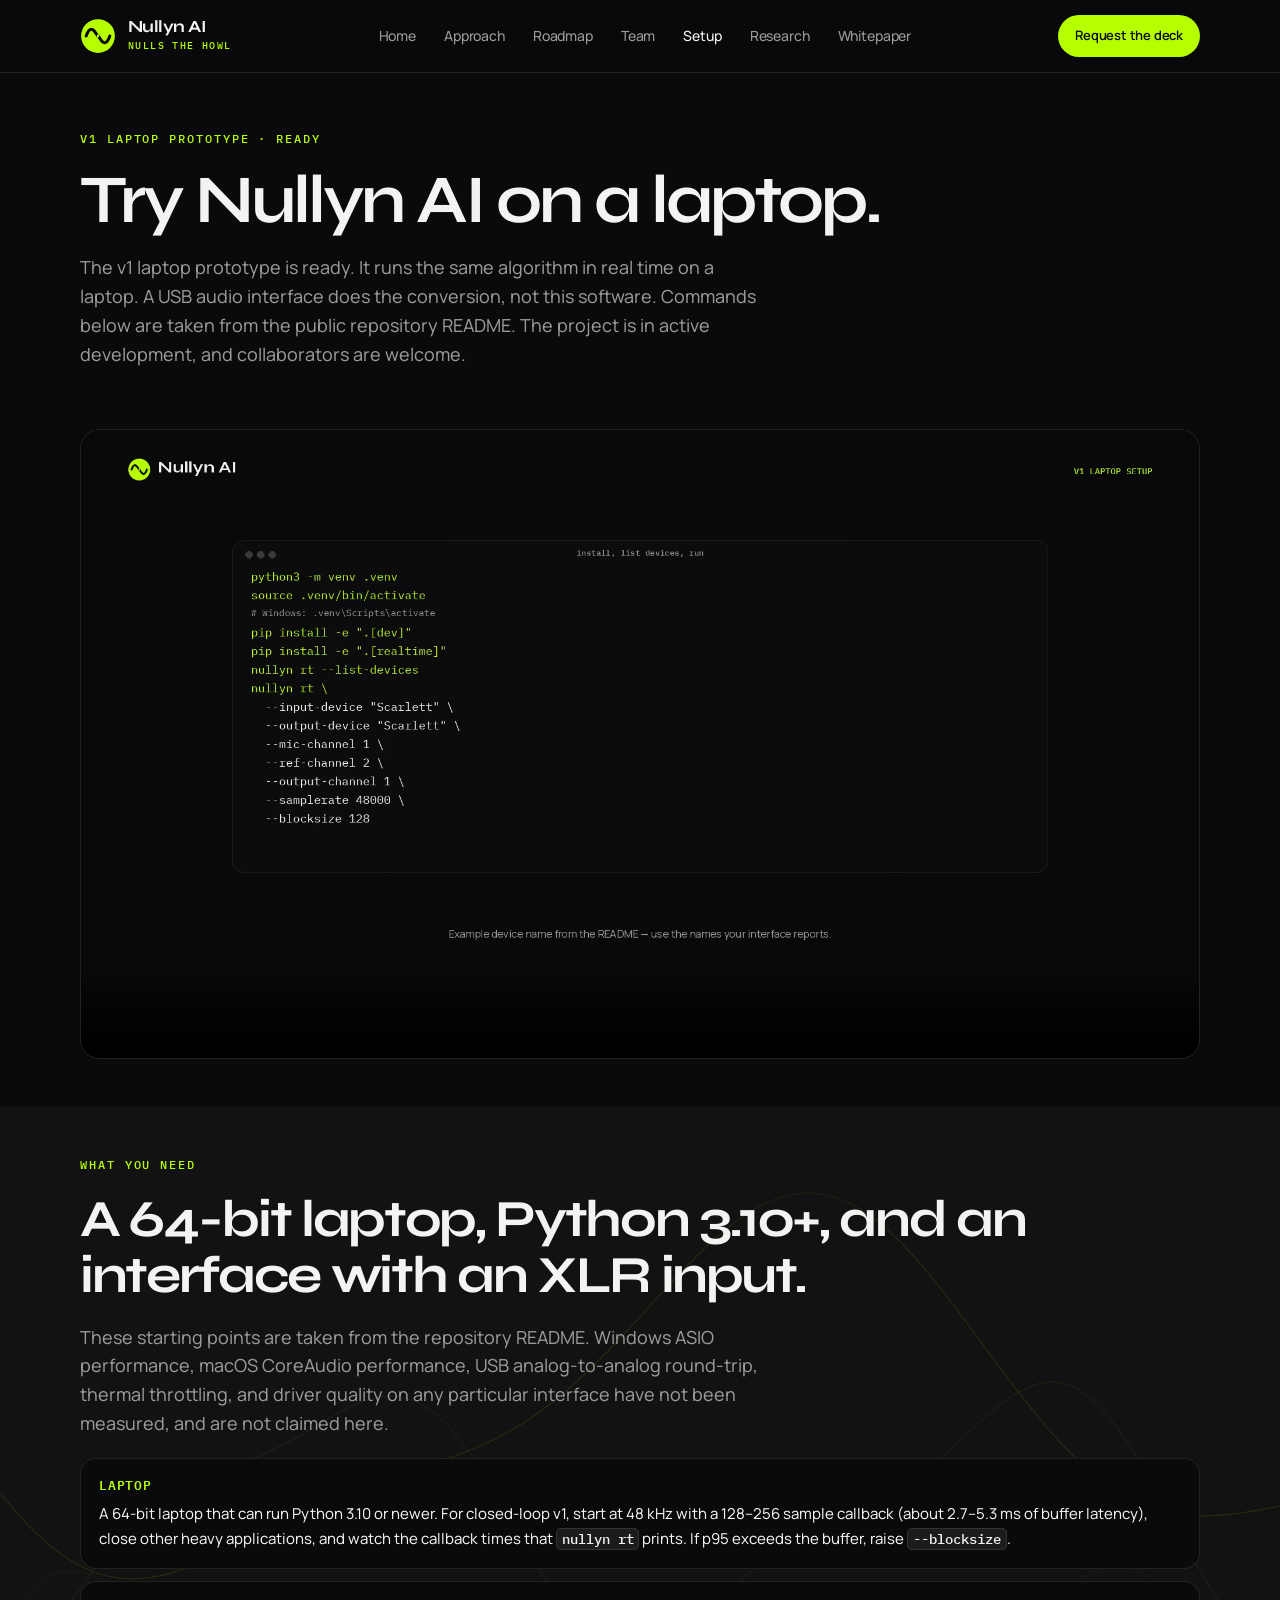
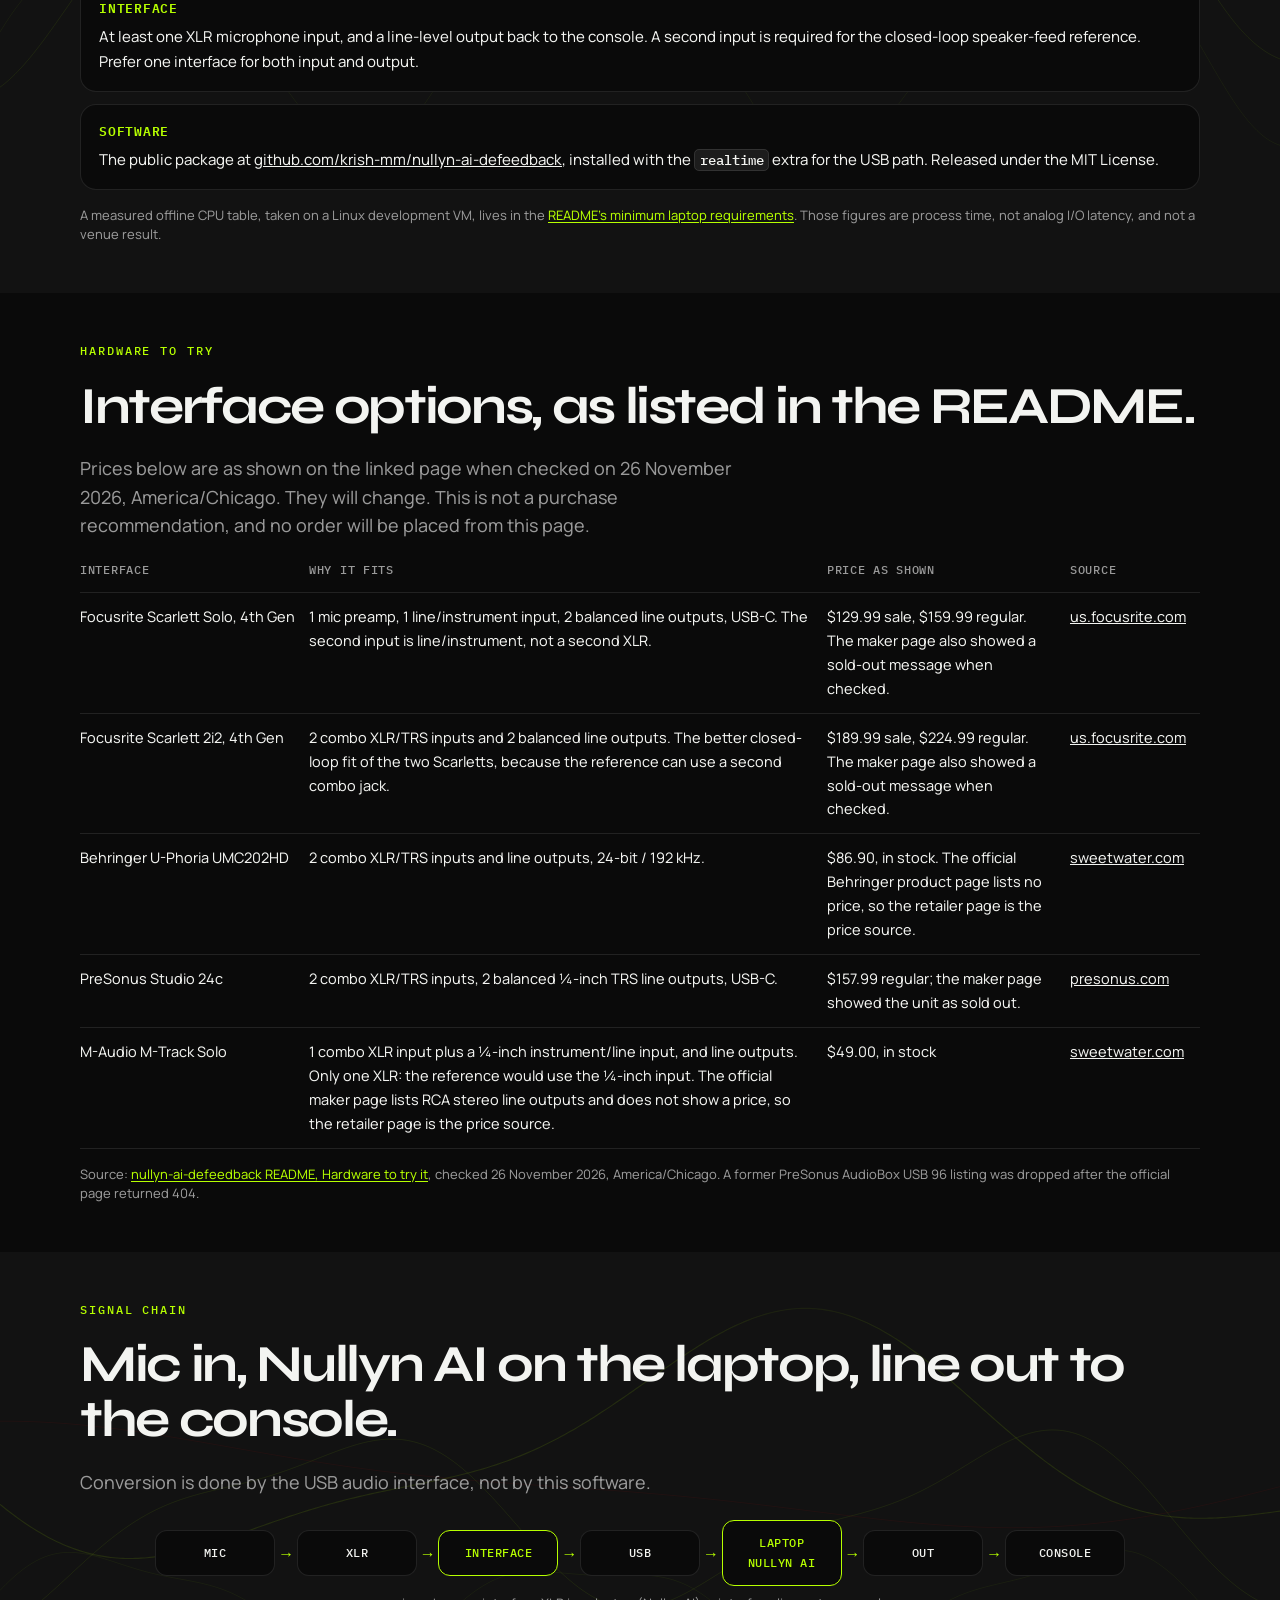
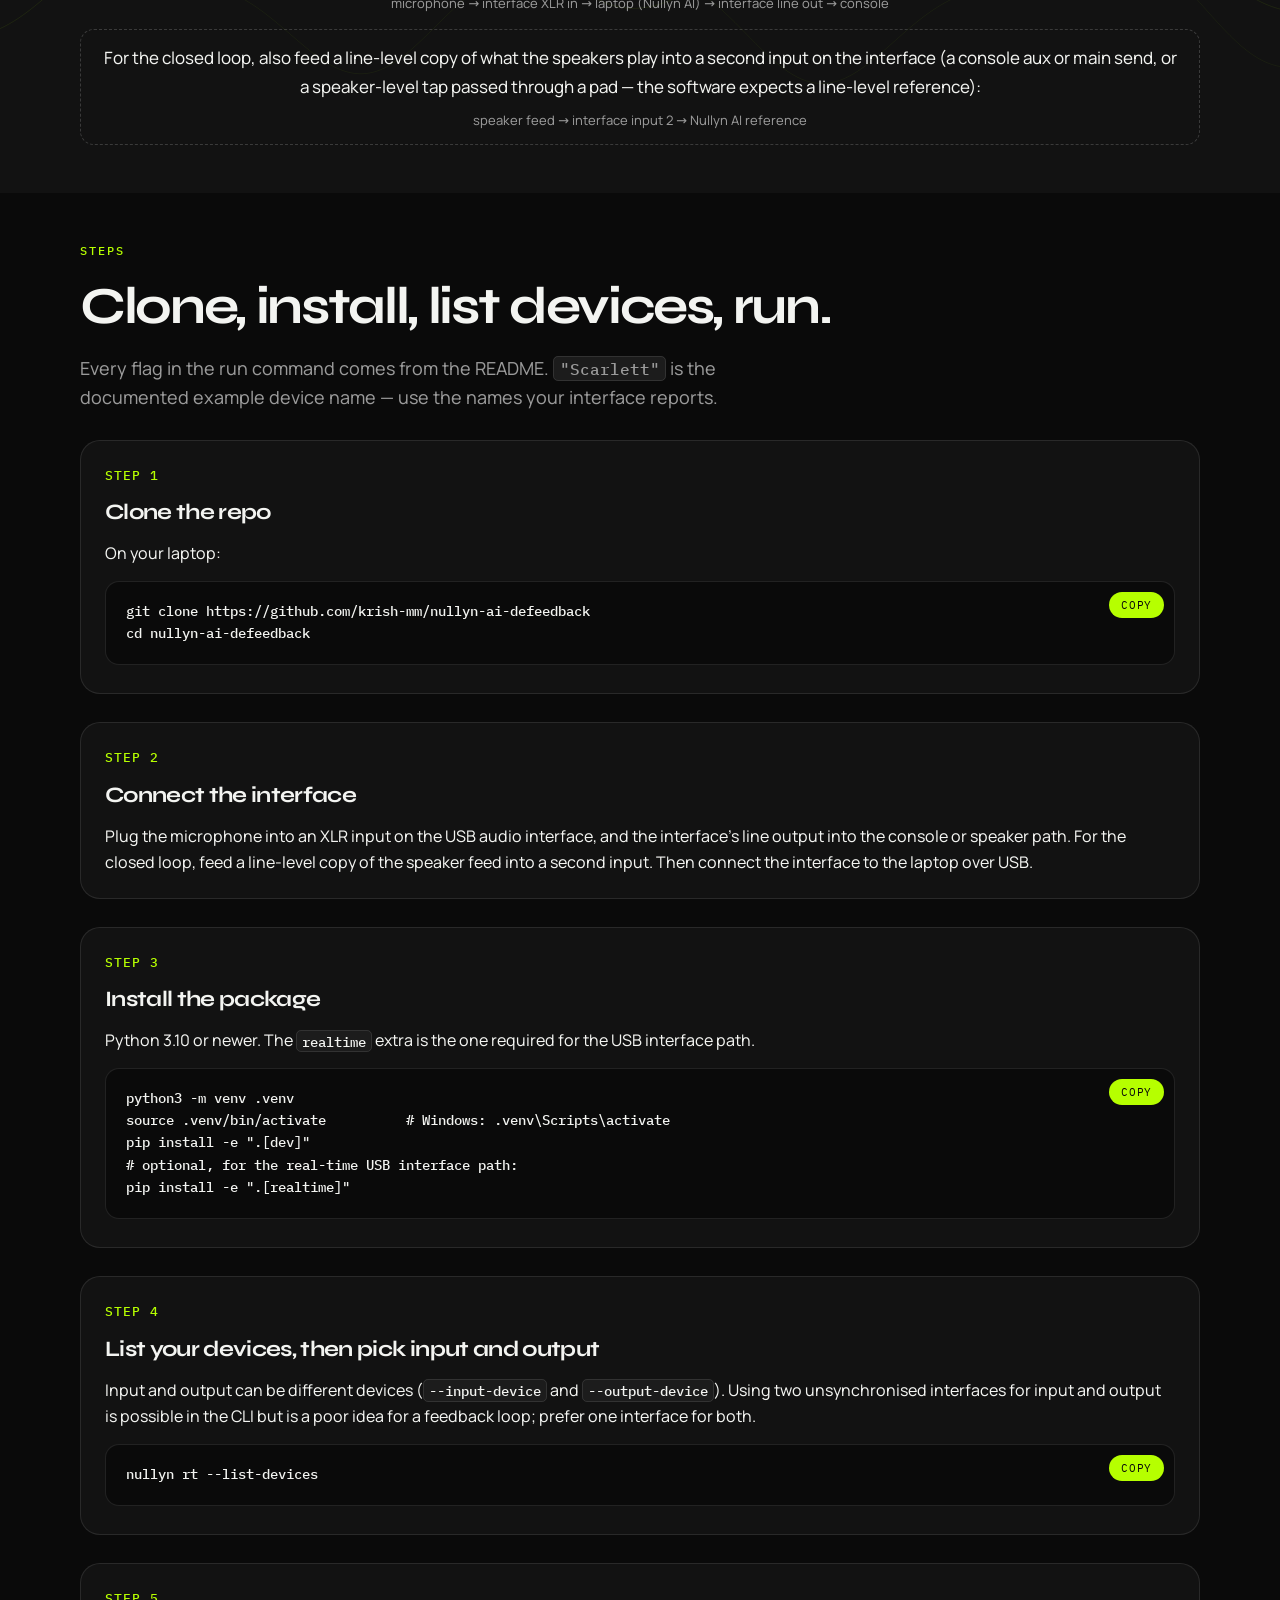
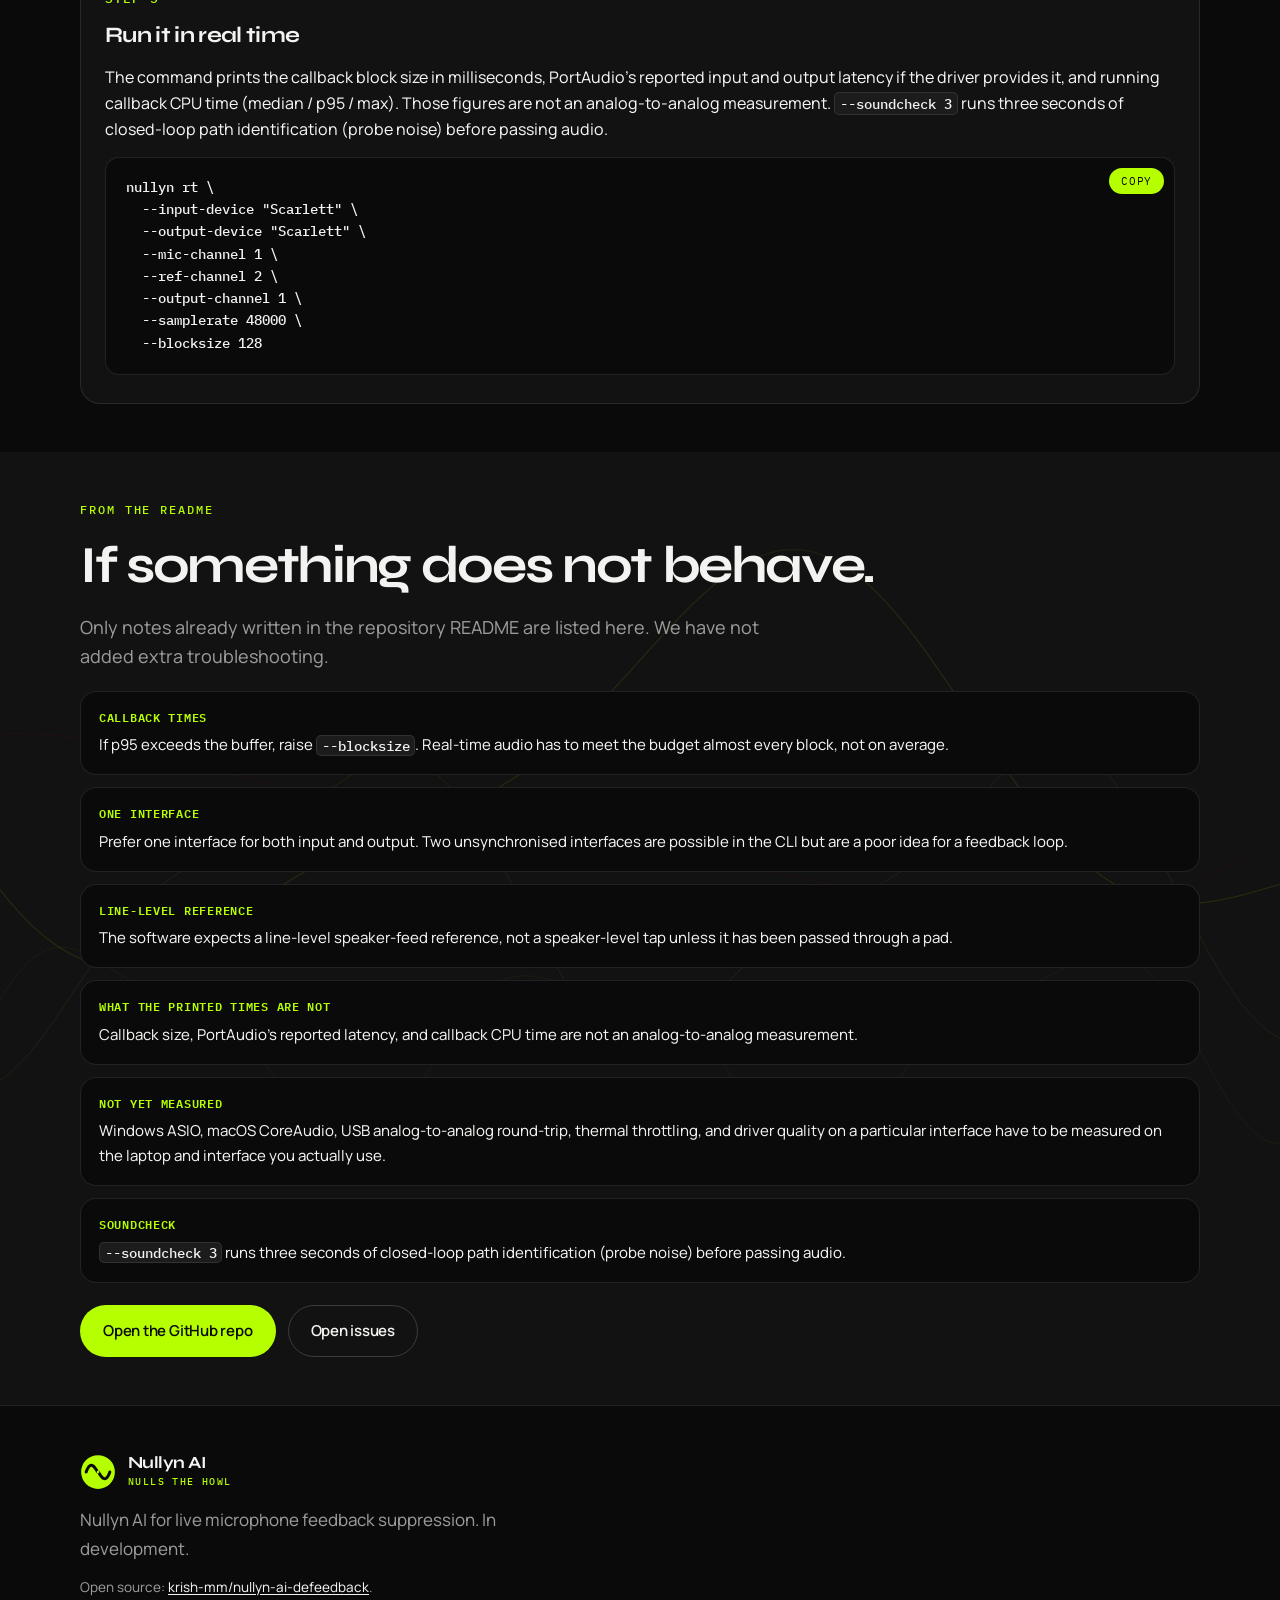
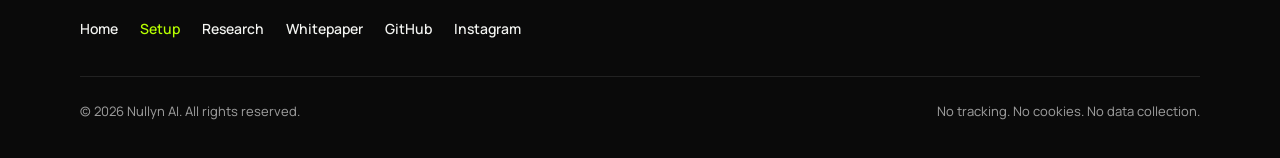
<file: setup/index.html>
<!DOCTYPE html>
<html lang="en">
<head>
  <meta charset="utf-8">
  <meta name="viewport" content="width=device-width, initial-scale=1">
  <title>v1 laptop setup — Nullyn AI</title>
  <meta name="description" content="Run the Nullyn AI v1 laptop prototype: clone the public repo, connect a USB audio interface, and process a microphone in real time.">
  <link rel="canonical" href="https://nullyn.ai/setup/">
  <link rel="icon" href="/media/favicon.svg" type="image/svg+xml">
  <link rel="icon" href="/media/favicon-32.png" type="image/png" sizes="32x32">
  <link rel="icon" href="/media/favicon-16.png" type="image/png" sizes="16x16">
  <link rel="apple-touch-icon" href="/media/apple-touch-icon.png">
  <meta property="og:type" content="website">
  <meta property="og:title" content="v1 laptop setup — Nullyn AI">
  <meta property="og:description" content="Run the Nullyn AI v1 laptop prototype: clone the public repo, connect a USB audio interface, and process a microphone in real time.">
  <meta property="og:url" content="https://nullyn.ai/setup/">
  <meta property="og:image" content="https://nullyn.ai/media/video/setup-guide-poster.png">
  <meta property="og:image:width" content="1920">
  <meta property="og:image:height" content="1080">
  <meta name="twitter:card" content="summary_large_image">
  <meta name="twitter:title" content="v1 laptop setup — Nullyn AI">
  <meta name="twitter:description" content="Run the Nullyn AI v1 laptop prototype: clone the public repo, connect a USB audio interface, and process a microphone in real time.">
  <meta name="twitter:image" content="https://nullyn.ai/media/video/setup-guide-poster.png">
  <link rel="preload" href="/fonts/syne-latin-wght-normal.woff2" as="font" type="font/woff2" crossorigin>
  <link rel="stylesheet" href="/fonts.css">
  <link rel="stylesheet" href="/palette.css">
  <link rel="stylesheet" href="/site.css">
</head>
<body class="setup-page">
  <header class="nav">
    <div class="wrap nav-inner">
      <a class="brand" href="/">
        <img class="mark" src="/media/mark.svg" width="36" height="36" alt="">
        <span class="brand-text">
          <span class="brand-name">Nullyn AI</span>
          <span class="brand-tag">Nulls the howl</span>
        </span>
      </a>
      <button class="menu-toggle" type="button" aria-expanded="false" aria-controls="site-nav" aria-label="Open menu">
        <span class="bars" aria-hidden="true"></span>
      </button>
      <nav class="links" id="site-nav" aria-label="Primary">
        <a href="/">Home</a>
        <a href="/#approach">Approach</a>
        <a href="/#roadmap">Roadmap</a>
        <a href="/#team">Team</a>
        <a href="/setup/" aria-current="page">Setup</a>
        <a href="/research/">Research</a>
        <a href="/whitepaper/">Whitepaper</a>
      </nav>
      <a class="btn btn-primary nav-cta" href="/#talk">Request the deck</a>
    </div>
  </header>

  <main>
    <section class="page-lead" id="top">
      <div class="wrap">
        <p class="kicker">v1 laptop prototype · ready</p>
        <h1 class="page-title">Try Nullyn AI on a laptop.</h1>
        <p class="section-intro">The v1 laptop prototype is ready. It runs the same algorithm in real time on a laptop. A USB audio interface does the conversion, not this software. Commands below are taken from the public repository README. The project is in active development, and collaborators are welcome.</p>
      </div>
    </section>

    <section class="setup-section" id="video">
      <div class="wrap">
        <div class="video-frame">
          <video
            controls
            playsinline
            preload="none"
            width="1920"
            height="1080"
            poster="/media/video/setup-guide-poster.png"
            aria-label="Walkthrough of the v1 laptop setup: clone the repo, connect a USB audio interface, install the package, list devices, and run Nullyn AI in real time."
          >
            <source src="/media/video/setup-guide.mp4" type="video/mp4">
            <source src="/media/video/setup-guide.webm" type="video/webm">
            <track kind="captions" srclang="en" label="English" src="/media/video/setup-guide.vtt" default>
          </video>
        </div>
      </div>
    </section>

    <section class="setup-section alt" id="need" data-wave>
      <div class="wrap">
        <p class="kicker">What you need</p>
        <h2>A 64-bit laptop, Python 3.10+, and an interface with an XLR input.</h2>
        <p class="section-intro">These starting points are taken from the repository README. Windows ASIO performance, macOS CoreAudio performance, USB analog-to-analog round-trip, thermal throttling, and driver quality on any particular interface have not been measured, and are not claimed here.</p>
        <ul class="need-list">
          <li>
            <h3>Laptop</h3>
            <p>A 64-bit laptop that can run Python 3.10 or newer. For closed-loop v1, start at 48&nbsp;kHz with a 128–256 sample callback (about 2.7–5.3&nbsp;ms of buffer latency), close other heavy applications, and watch the callback times that <code>nullyn rt</code> prints. If p95 exceeds the buffer, raise <code>--blocksize</code>.</p>
          </li>
          <li>
            <h3>Interface</h3>
            <p>At least one XLR microphone input, and a line-level output back to the console. A second input is required for the closed-loop speaker-feed reference. Prefer one interface for both input and output.</p>
          </li>
          <li>
            <h3>Software</h3>
            <p>The public package at <a href="https://github.com/krish-mm/nullyn-ai-defeedback" rel="noopener noreferrer">github.com/krish-mm/nullyn-ai-defeedback</a>, installed with the <code>realtime</code> extra for the USB path. Released under the MIT License.</p>
          </li>
        </ul>
        <p class="srcs iface-note">A measured offline CPU table, taken on a Linux development VM, lives in the <a href="https://github.com/krish-mm/nullyn-ai-defeedback#minimum-laptop-requirements" rel="noopener noreferrer">README’s minimum laptop requirements</a>. Those figures are process time, not analog I/O latency, and not a venue result.</p>
      </div>
    </section>

    <section class="setup-section" id="interfaces">
      <div class="wrap">
        <p class="kicker">Hardware to try</p>
        <h2>Interface options, as listed in the README.</h2>
        <p class="section-intro">Prices below are as shown on the linked page when checked on 26 November 2026, America/Chicago. They will change. This is not a purchase recommendation, and no order will be placed from this page.</p>
        <div class="table-scroll">
          <table class="iface-table">
            <thead>
              <tr>
                <th>Interface</th>
                <th>Why it fits</th>
                <th>Price as shown</th>
                <th>Source</th>
              </tr>
            </thead>
            <tbody>
              <tr>
                <td>Focusrite Scarlett Solo, 4th Gen</td>
                <td>1 mic preamp, 1 line/instrument input, 2 balanced line outputs, USB-C. The second input is line/instrument, not a second XLR.</td>
                <td>$129.99 sale, $159.99 regular. The maker page also showed a sold-out message when checked.</td>
                <td><a href="https://us.focusrite.com/products/scarlett-solo" rel="noopener noreferrer">us.focusrite.com</a></td>
              </tr>
              <tr>
                <td>Focusrite Scarlett 2i2, 4th Gen</td>
                <td>2 combo XLR/TRS inputs and 2 balanced line outputs. The better closed-loop fit of the two Scarletts, because the reference can use a second combo jack.</td>
                <td>$189.99 sale, $224.99 regular. The maker page also showed a sold-out message when checked.</td>
                <td><a href="https://us.focusrite.com/products/scarlett-2i2" rel="noopener noreferrer">us.focusrite.com</a></td>
              </tr>
              <tr>
                <td>Behringer U-Phoria UMC202HD</td>
                <td>2 combo XLR/TRS inputs and line outputs, 24-bit / 192 kHz.</td>
                <td>$86.90, in stock. The official Behringer product page lists no price, so the retailer page is the price source.</td>
                <td><a href="https://www.sweetwater.com/store/detail/UMC202HD--behringer-u-phoria-umc202hd-usb-audio-interface" rel="noopener noreferrer">sweetwater.com</a></td>
              </tr>
              <tr>
                <td>PreSonus Studio 24c</td>
                <td>2 combo XLR/TRS inputs, 2 balanced ¼-inch TRS line outputs, USB-C.</td>
                <td>$157.99 regular; the maker page showed the unit as sold out.</td>
                <td><a href="https://www.presonus.com/products/studio-24c" rel="noopener noreferrer">presonus.com</a></td>
              </tr>
              <tr>
                <td>M-Audio M-Track Solo</td>
                <td>1 combo XLR input plus a ¼-inch instrument/line input, and line outputs. Only one XLR: the reference would use the ¼-inch input. The official maker page lists RCA stereo line outputs and does not show a price, so the retailer page is the price source.</td>
                <td>$49.00, in stock</td>
                <td><a href="https://www.sweetwater.com/store/detail/MTrackSolo--m-audio-m-track-solo-usb-audio-interface" rel="noopener noreferrer">sweetwater.com</a></td>
              </tr>
            </tbody>
          </table>
        </div>
        <p class="srcs iface-note">Source: <a href="https://github.com/krish-mm/nullyn-ai-defeedback#hardware-to-try-it" rel="noopener noreferrer">nullyn-ai-defeedback README, Hardware to try it</a>, checked 26 November 2026, America/Chicago. A former PreSonus AudioBox USB 96 listing was dropped after the official page returned 404.</p>
      </div>
    </section>

    <section class="setup-section alt" id="chain" data-wave>
      <div class="wrap">
        <p class="kicker">Signal chain</p>
        <h2>Mic in, Nullyn AI on the laptop, line out to the console.</h2>
        <p class="section-intro">Conversion is done by the USB audio interface, not by this software.</p>
        <div class="chain" aria-hidden="false">
          <div class="node">Mic</div>
          <span class="arrow" aria-hidden="true">→</span>
          <div class="node">XLR</div>
          <span class="arrow" aria-hidden="true">→</span>
          <div class="node accent">Interface</div>
          <span class="arrow" aria-hidden="true">→</span>
          <div class="node">USB</div>
          <span class="arrow" aria-hidden="true">→</span>
          <div class="node accent">Laptop<br>Nullyn AI</div>
          <span class="arrow" aria-hidden="true">→</span>
          <div class="node">Out</div>
          <span class="arrow" aria-hidden="true">→</span>
          <div class="node">Console</div>
        </div>
        <p class="srcs chain-caption">microphone → interface XLR in → laptop (Nullyn AI) → interface line out → console</p>
        <div class="chain-ref">
          <p>For the closed loop, also feed a line-level copy of what the speakers play into a second input on the interface (a console aux or main send, or a speaker-level tap passed through a pad — the software expects a line-level reference):</p>
          <p class="srcs" style="margin-top:10px;">speaker feed → interface input 2 → Nullyn AI reference</p>
        </div>
      </div>
    </section>

    <section class="setup-section" id="steps">
      <div class="wrap">
        <p class="kicker">Steps</p>
        <h2>Clone, install, list devices, run.</h2>
        <p class="section-intro">Every flag in the run command comes from the README. <code>"Scarlett"</code> is the documented example device name — use the names your interface reports.</p>
        <ol class="setup-steps">
          <li id="step-clone">
            <p class="step-n">Step 1</p>
            <h3>Clone the repo</h3>
            <p>On your laptop:</p>
            <div class="code-block">
              <button class="copy-btn" type="button">Copy</button>
              <pre><code>git clone https://github.com/krish-mm/nullyn-ai-defeedback
cd nullyn-ai-defeedback</code></pre>
            </div>
          </li>
          <li id="step-connect">
            <p class="step-n">Step 2</p>
            <h3>Connect the interface</h3>
            <p>Plug the microphone into an XLR input on the USB audio interface, and the interface’s line output into the console or speaker path. For the closed loop, feed a line-level copy of the speaker feed into a second input. Then connect the interface to the laptop over USB.</p>
          </li>
          <li id="step-install">
            <p class="step-n">Step 3</p>
            <h3>Install the package</h3>
            <p>Python 3.10 or newer. The <code>realtime</code> extra is the one required for the USB interface path.</p>
            <div class="code-block">
              <button class="copy-btn" type="button">Copy</button>
              <pre><code>python3 -m venv .venv
source .venv/bin/activate          # Windows: .venv\Scripts\activate
pip install -e ".[dev]"
# optional, for the real-time USB interface path:
pip install -e ".[realtime]"</code></pre>
            </div>
          </li>
          <li id="step-devices">
            <p class="step-n">Step 4</p>
            <h3>List your devices, then pick input and output</h3>
            <p>Input and output can be different devices (<code>--input-device</code> and <code>--output-device</code>). Using two unsynchronised interfaces for input and output is possible in the CLI but is a poor idea for a feedback loop; prefer one interface for both.</p>
            <div class="code-block">
              <button class="copy-btn" type="button">Copy</button>
              <pre><code>nullyn rt --list-devices</code></pre>
            </div>
          </li>
          <li id="step-run">
            <p class="step-n">Step 5</p>
            <h3>Run it in real time</h3>
            <p>The command prints the callback block size in milliseconds, PortAudio’s reported input and output latency if the driver provides it, and running callback CPU time (median / p95 / max). Those figures are not an analog-to-analog measurement. <code>--soundcheck 3</code> runs three seconds of closed-loop path identification (probe noise) before passing audio.</p>
            <div class="code-block">
              <button class="copy-btn" type="button">Copy</button>
              <pre><code>nullyn rt \
  --input-device "Scarlett" \
  --output-device "Scarlett" \
  --mic-channel 1 \
  --ref-channel 2 \
  --output-channel 1 \
  --samplerate 48000 \
  --blocksize 128</code></pre>
            </div>
          </li>
        </ol>
      </div>
    </section>

    <section class="setup-section alt" id="tips" data-wave>
      <div class="wrap">
        <p class="kicker">From the README</p>
        <h2>If something does not behave.</h2>
        <p class="section-intro">Only notes already written in the repository README are listed here. We have not added extra troubleshooting.</p>
        <ul class="tips">
          <li>
            <strong>Callback times</strong>
            If p95 exceeds the buffer, raise <code>--blocksize</code>. Real-time audio has to meet the budget almost every block, not on average.
          </li>
          <li>
            <strong>One interface</strong>
            Prefer one interface for both input and output. Two unsynchronised interfaces are possible in the CLI but are a poor idea for a feedback loop.
          </li>
          <li>
            <strong>Line-level reference</strong>
            The software expects a line-level speaker-feed reference, not a speaker-level tap unless it has been passed through a pad.
          </li>
          <li>
            <strong>What the printed times are not</strong>
            Callback size, PortAudio’s reported latency, and callback CPU time are not an analog-to-analog measurement.
          </li>
          <li>
            <strong>Not yet measured</strong>
            Windows ASIO, macOS CoreAudio, USB analog-to-analog round-trip, thermal throttling, and driver quality on a particular interface have to be measured on the laptop and interface you actually use.
          </li>
          <li>
            <strong>Soundcheck</strong>
            <code>--soundcheck 3</code> runs three seconds of closed-loop path identification (probe noise) before passing audio.
          </li>
        </ul>
        <div class="setup-links">
          <a class="btn btn-primary" href="https://github.com/krish-mm/nullyn-ai-defeedback" rel="noopener noreferrer">Open the GitHub repo</a>
          <a class="btn btn-ghost" href="https://github.com/krish-mm/nullyn-ai-defeedback/issues" rel="noopener noreferrer">Open issues</a>
        </div>
      </div>
    </section>
  </main>

  <footer>
    <div class="wrap">
      <div class="foot">
        <div>
          <div class="brand" style="margin-bottom:16px;">
            <img class="mark" src="/media/mark.svg" width="36" height="36" alt="">
            <span class="brand-text">
              <span class="brand-name">Nullyn AI</span>
              <span class="brand-tag">Nulls the howl</span>
            </span>
          </div>
          <p>Nullyn AI for live microphone feedback suppression. In development.</p>
          <p class="open-source-note">Open source: <a href="https://github.com/krish-mm/nullyn-ai-defeedback" rel="noopener noreferrer">krish-mm/nullyn-ai-defeedback</a>.</p>
          <nav class="foot-links" aria-label="Footer">
            <a href="/">Home</a>
            <a href="/setup/" aria-current="page">Setup</a>
            <a href="/research/">Research</a>
            <a href="/whitepaper/">Whitepaper</a>
            <a href="https://github.com/krish-mm/nullyn-ai-defeedback" rel="noopener noreferrer">GitHub</a>
            <a href="https://www.instagram.com/nullyn.ai/" target="_blank" rel="noopener">Instagram</a>
          </nav>
        </div>
      </div>
      <div class="legal">
        <span>&copy; 2026 Nullyn AI. All rights reserved.</span>
        <span>No tracking. No cookies. No data collection.</span>
      </div>
    </div>
  </footer>
  <script src="/media/js/waveform-bg.js" defer></script>
  <script src="/site.js" defer></script>
</body>
</html>
</file>
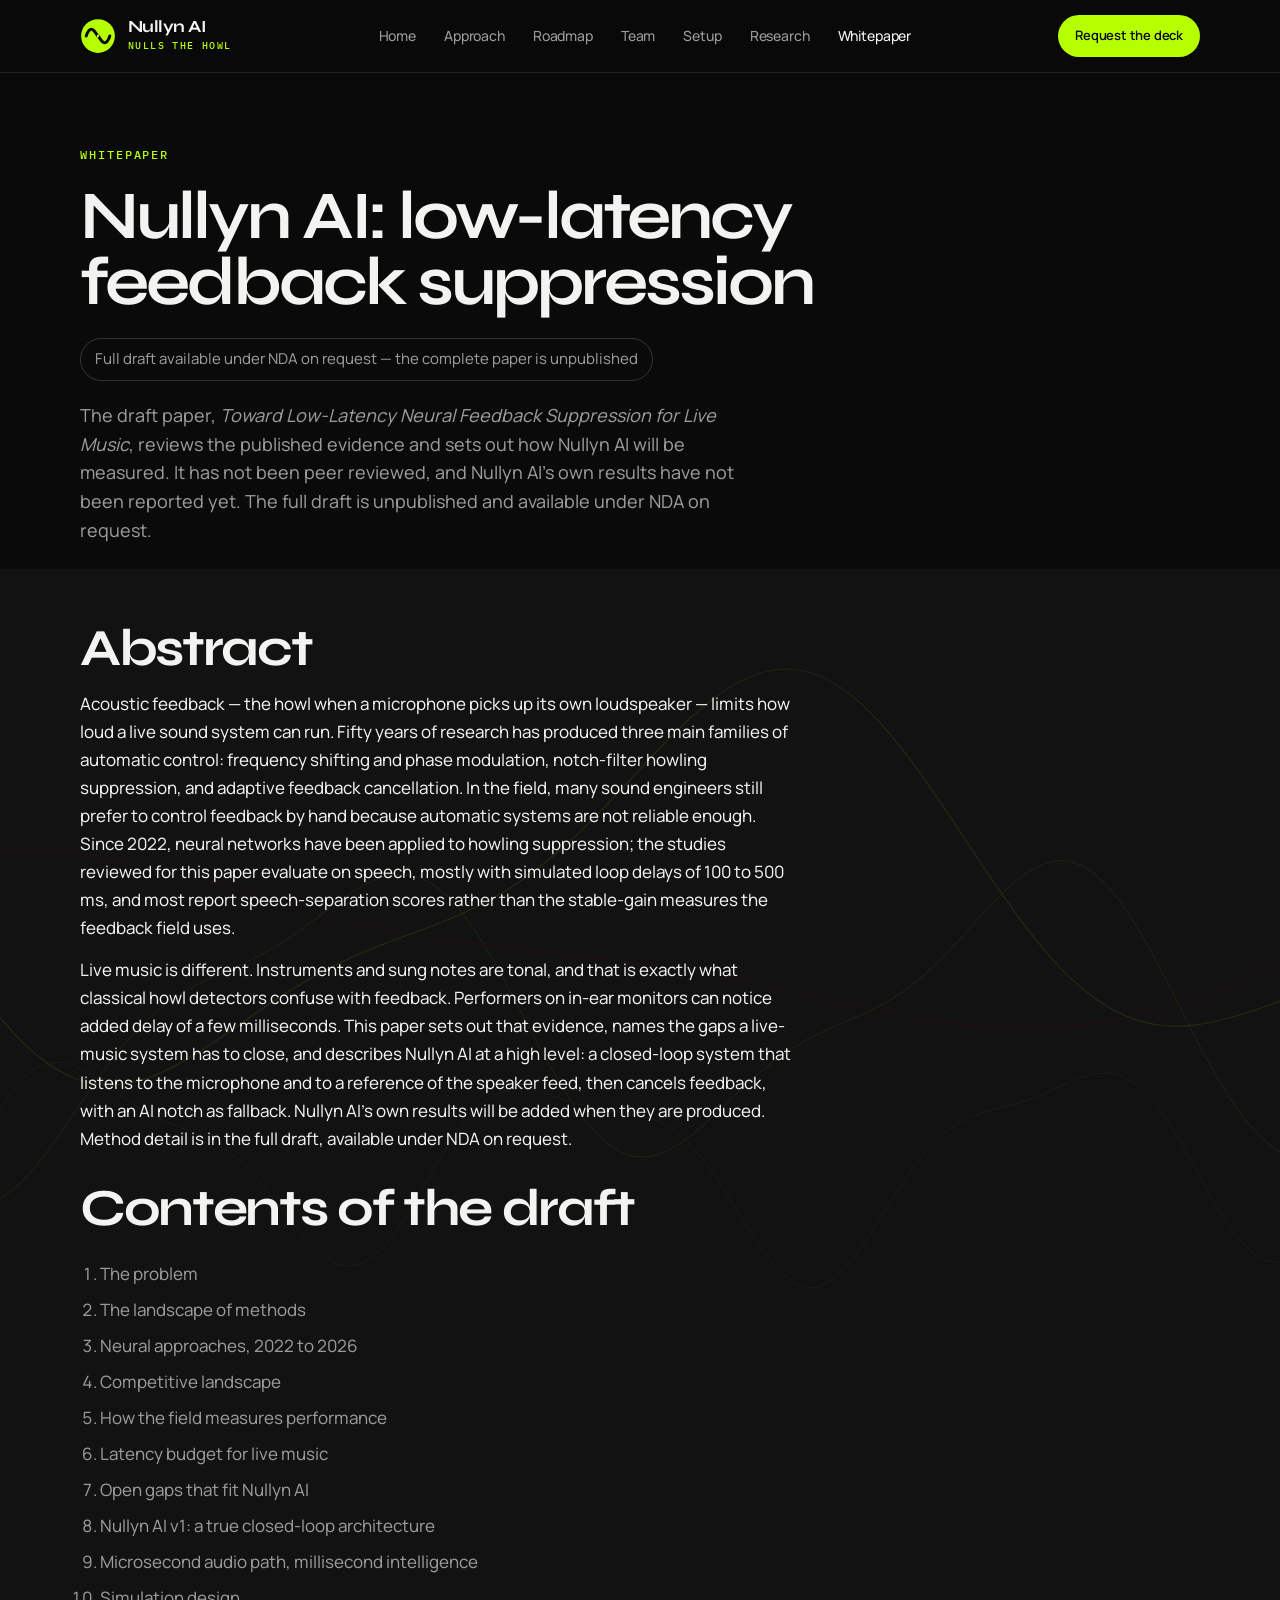
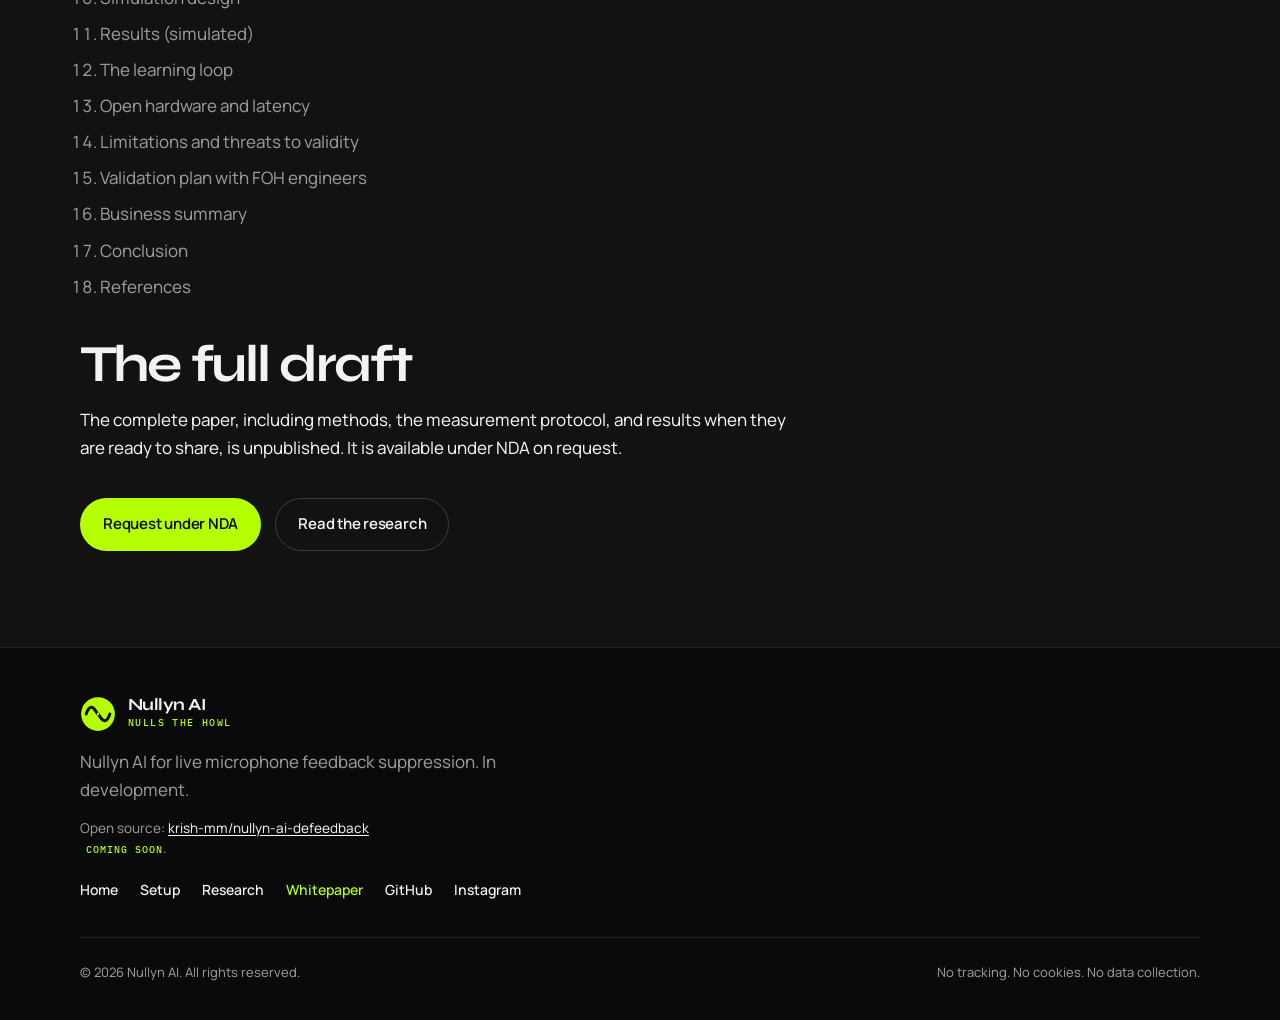
<file: whitepaper/index.html>
<!DOCTYPE html>
<html lang="en">
<head>
  <meta charset="utf-8">
  <meta name="viewport" content="width=device-width, initial-scale=1">
  <title>Whitepaper — Nullyn AI: low-latency feedback suppression</title>
  <meta name="description" content="Nullyn AI whitepaper: low-latency feedback suppression. In preparation — full paper and data release after review.">
  <link rel="canonical" href="https://nullyn.ai/whitepaper/">
  <link rel="icon" href="/media/favicon.svg" type="image/svg+xml">
  <link rel="icon" href="/media/favicon-32.png" type="image/png" sizes="32x32">
  <link rel="icon" href="/media/favicon-16.png" type="image/png" sizes="16x16">
  <link rel="apple-touch-icon" href="/media/apple-touch-icon.png">
  <meta property="og:type" content="website">
  <meta property="og:title" content="Whitepaper — Nullyn AI: low-latency feedback suppression">
  <meta property="og:description" content="Nullyn AI whitepaper: low-latency feedback suppression. In preparation — full paper and data release after review.">
  <meta property="og:url" content="https://nullyn.ai/whitepaper/">
  <meta property="og:image" content="https://nullyn.ai/media/og-image.png">
  <meta property="og:image:width" content="1200">
  <meta property="og:image:height" content="630">
  <meta name="twitter:card" content="summary_large_image">
  <meta name="twitter:title" content="Whitepaper — Nullyn AI: low-latency feedback suppression">
  <meta name="twitter:description" content="Nullyn AI whitepaper: low-latency feedback suppression. In preparation — full paper and data release after review.">
  <meta name="twitter:image" content="https://nullyn.ai/media/og-image.png">
  <link rel="preload" href="/fonts/syne-latin-wght-normal.woff2" as="font" type="font/woff2" crossorigin>
  <link rel="stylesheet" href="/fonts.css">
  <link rel="stylesheet" href="/palette.css">
  <link rel="stylesheet" href="/site.css">
</head>
<body>
  <header class="nav">
    <div class="wrap nav-inner">
      <a class="brand" href="/">
        <img class="mark" src="/media/mark.svg" width="36" height="36" alt="">
        <span class="brand-text">
          <span class="brand-name">Nullyn AI</span>
          <span class="brand-tag">Nulls the howl</span>
        </span>
      </a>
      <button class="menu-toggle" type="button" aria-expanded="false" aria-controls="site-nav" aria-label="Open menu">
        <span class="bars" aria-hidden="true"></span>
      </button>
      <nav class="links" id="site-nav" aria-label="Primary">
        <a href="/">Home</a>
        <a href="/#approach">Approach</a>
        <a href="/#roadmap">Roadmap</a>
        <a href="/#team">Team</a>
        <a href="/setup/">Setup</a>
        <a href="/research/">Research</a>
        <a href="/whitepaper/" aria-current="page">Whitepaper</a>
      </nav>
      <a class="btn btn-primary nav-cta" href="/#talk">Request the deck</a>
    </div>
  </header>
  <main>
    <section class="page-lead">
      <div class="wrap">
        <p class="kicker">Whitepaper</p>
        <h1>Nullyn AI: low-latency feedback suppression</h1>
        <p class="status-line">Full draft available under NDA on request &mdash; the complete paper is unpublished</p>
        <p class="section-intro">The draft paper, <em>Toward Low-Latency Neural Feedback Suppression for Live Music</em>, reviews the published evidence and sets out how Nullyn AI will be measured. It has not been peer reviewed, and Nullyn AI&rsquo;s own results have not been reported yet. The full draft is unpublished and available under NDA on request.</p>
      </div>
    </section>
    <section class="alt paper-body" id="paper-body" data-wave>
      <div class="wrap">
        <div class="block" id="abstract">
          <h2>Abstract</h2>
          <p>Acoustic feedback — the howl when a microphone picks up its own loudspeaker — limits how loud a live sound system can run. Fifty years of research has produced three main families of automatic control: frequency shifting and phase modulation, notch-filter howling suppression, and adaptive feedback cancellation. In the field, many sound engineers still prefer to control feedback by hand because automatic systems are not reliable enough. Since 2022, neural networks have been applied to howling suppression; the studies reviewed for this paper evaluate on speech, mostly with simulated loop delays of 100 to 500 ms, and most report speech-separation scores rather than the stable-gain measures the feedback field uses.</p>
          <p>Live music is different. Instruments and sung notes are tonal, and that is exactly what classical howl detectors confuse with feedback. Performers on in-ear monitors can notice added delay of a few milliseconds. This paper sets out that evidence, names the gaps a live-music system has to close, and describes Nullyn AI at a high level: a closed-loop system that listens to the microphone and to a reference of the speaker feed, then cancels feedback, with an AI notch as fallback. Nullyn AI&rsquo;s own results will be added when they are produced. Method detail is in the full draft, available under NDA on request.</p>
        </div>
        <div class="block" id="contents">
          <h2>Contents of the draft</h2>
          <ol class="toc">
            <li>The problem</li>
            <li>The landscape of methods</li>
            <li>Neural approaches, 2022 to 2026</li>
            <li>Competitive landscape</li>
            <li>How the field measures performance</li>
            <li>Latency budget for live music</li>
            <li>Open gaps that fit Nullyn AI</li>
            <li>Nullyn AI v1: a true closed-loop architecture</li>
            <li>Microsecond audio path, millisecond intelligence</li>
            <li>Simulation design</li>
            <li>Results (simulated)</li>
            <li>The learning loop</li>
            <li>Open hardware and latency</li>
            <li>Limitations and threats to validity</li>
            <li>Validation plan with FOH engineers</li>
            <li>Business summary</li>
            <li>Conclusion</li>
            <li>References</li>
          </ol>
        </div>
                <div class="block" id="methodology">
          <h2>The full draft</h2>
          <p>The complete paper, including methods, the measurement protocol, and results when they are ready to share, is unpublished. It is available under NDA on request.</p>
        </div>
        <div class="page-actions">
          <a class="btn btn-primary" href="/#talk">Request under NDA</a>
          <a class="btn btn-ghost" href="/research/">Read the research</a>
        </div>
      </div>
    </section>
  </main>
  <footer>
    <div class="wrap">
      <div class="foot">
        <div>
                    <div class="brand" style="margin-bottom:16px;">
            <img class="mark" src="/media/mark.svg" width="36" height="36" alt="">
            <span class="brand-text">
              <span class="brand-name">Nullyn AI</span>
              <span class="brand-tag">Nulls the howl</span>
            </span>
          </div>
          <p>Nullyn AI for live microphone feedback suppression. In development.</p>
          <p class="open-source-note">Open source: <a href="https://github.com/krish-mm/nullyn-ai-defeedback" rel="noopener noreferrer">krish-mm/nullyn-ai-defeedback</a> <span class="coming-soon">coming soon</span>.</p>
          <nav class="foot-links" aria-label="Footer">
            <a href="/">Home</a>
            <a href="/setup/">Setup</a>
            <a href="/research/">Research</a>
            <a href="/whitepaper/" aria-current="page">Whitepaper</a>
            <a href="https://github.com/krish-mm/nullyn-ai-defeedback" rel="noopener noreferrer">GitHub</a>
            <a href="https://www.instagram.com/nullyn.ai/" target="_blank" rel="noopener">Instagram</a>
          </nav>
        </div>
      </div>
      <div class="legal">
        <span>© 2026 Nullyn AI. All rights reserved.</span>
        <span>No tracking. No cookies. No data collection.</span>
      </div>
    </div>
  </footer>
  <script src="/media/js/waveform-bg.js" defer></script>
  <script src="/site.js" defer></script>
</body>
</html>
</file>
<file: fonts.css>
/* Self-hosted OFL faces. License files live in /fonts/. */
@font-face {
  font-family: Syne;
  src: url("fonts/syne-latin-wght-normal.woff2") format("woff2");
  font-weight: 400 800;
  font-style: normal;
  font-display: swap;
  unicode-range: U+0000-00FF, U+0131, U+0152-0153, U+02BB-02BC, U+02C6, U+02DA, U+02DC, U+0304, U+0308, U+0329, U+2000-206F, U+20AC, U+2122, U+2191, U+2193, U+2212, U+2215, U+FEFF, U+FFFD;
}
@font-face {
  font-family: Manrope;
  src: url("fonts/manrope-latin-wght-normal.woff2") format("woff2");
  font-weight: 200 800;
  font-style: normal;
  font-display: swap;
  unicode-range: U+0000-00FF, U+0131, U+0152-0153, U+02BB-02BC, U+02C6, U+02DA, U+02DC, U+0304, U+0308, U+0329, U+2000-206F, U+20AC, U+2122, U+2191, U+2193, U+2212, U+2215, U+FEFF, U+FFFD;
}
@font-face {
  font-family: "IBM Plex Mono";
  src: url("fonts/ibm-plex-mono-latin-400-normal.woff2") format("woff2");
  font-weight: 400;
  font-style: normal;
  font-display: swap;
}
@font-face {
  font-family: "IBM Plex Mono";
  src: url("fonts/ibm-plex-mono-latin-500-normal.woff2") format("woff2");
  font-weight: 500;
  font-style: normal;
  font-display: swap;
}
@font-face {
  font-family: "IBM Plex Mono";
  src: url("fonts/ibm-plex-mono-latin-600-normal.woff2") format("woff2");
  font-weight: 600;
  font-style: normal;
  font-display: swap;
}

:root {
  --font-display: Syne, ui-sans-serif, system-ui, sans-serif;
  --font-body: Manrope, ui-sans-serif, system-ui, sans-serif;
  --font-mono: "IBM Plex Mono", ui-monospace, "Cascadia Mono", monospace;
}
</file>
<file: palette.css>
/* Nullyn AI palette — black, neon yellow-green, and super red
 *
 * Primary is #B6FF00, a greener neon yellow-green that pops
 * on #0A0A0A at 16.3:1 (AAA). Dark button text on
 * primary is also AAA. Neon on white is ~1.3:1 — do not use it on light
 * backgrounds; invert to --bg on --text instead. Howl is #FF1A1A.
 */
:root {
  --bg: #0A0A0A;
  --surface: #121212;
  --surface-elev: #1C1C1C;
  --text: #F3F4F1;
  --muted: #9A9A9A;
  --primary: #B6FF00;
  --primary-dim: #7FBF00;
  --howl: #FF1A1A;
  --line: rgba(243, 244, 241, 0.10);
  --line-strong: rgba(243, 244, 241, 0.18);
  --primary-glow: rgba(182, 255, 0, 0.28);
  --howl-glow: rgba(255, 26, 26, 0.28);
  --button-text: #0A0A0A;
}
</file>
<file: site.css>
/* Shared chrome and inner-page styles. Homepage keeps its own hero/explainer CSS. */
* { box-sizing: border-box; margin: 0; padding: 0; }
html { scroll-behavior: smooth; color-scheme: dark; }
body {
  font-family: var(--font-body);
  background: var(--bg);
  color: var(--text);
  line-height: 1.65;
  font-size: 17px;
  font-weight: 430;
  -webkit-font-smoothing: antialiased;
  text-rendering: optimizeLegibility;
}
a { color: inherit; }
img, svg { display: block; max-width: 100%; }

.wrap {
  width: min(1120px, calc(100% - 48px));
  margin-inline: auto;
}

header.nav {
  position: sticky;
  top: 0;
  z-index: 20;
  backdrop-filter: blur(16px);
  background: rgba(10, 10, 10, 0.86);
  border-bottom: 1px solid var(--line);
}
.nav-inner {
  display: flex;
  align-items: center;
  justify-content: space-between;
  min-height: 72px;
  gap: 24px;
}
.brand {
  display: flex;
  align-items: center;
  gap: 12px;
  text-decoration: none;
}
.mark { width: 36px; height: 36px; flex: none; }
.brand-text { display: flex; flex-direction: column; gap: 1px; }
.brand-name {
  font-family: var(--font-display);
  font-weight: 700;
  letter-spacing: -0.03em;
  font-size: 17px;
  line-height: 1.1;
}
.brand-tag {
  font-family: var(--font-mono);
  font-size: 10px;
  letter-spacing: 0.14em;
  text-transform: uppercase;
  color: var(--primary);
  font-weight: 500;
}
nav.links {
  display: flex;
  align-items: center;
  gap: 28px;
  font-size: 14px;
  font-weight: 500;
  letter-spacing: -0.01em;
  color: var(--muted);
}
nav.links a { text-decoration: none; }
nav.links a:hover,
nav.links a[aria-current="page"] { color: var(--text); }
.status-pill {
  display: inline-flex;
  align-items: center;
  gap: 8px;
  border: 1px solid var(--line-strong);
  background: var(--surface);
  color: var(--muted);
  border-radius: 999px;
  padding: 7px 12px 7px 10px;
  font-family: var(--font-mono);
  font-size: 11px;
  letter-spacing: 0.08em;
  text-transform: uppercase;
  font-weight: 500;
  flex: none;
}
.status-pill i {
  width: 7px;
  height: 7px;
  border-radius: 50%;
  background: var(--primary);
  box-shadow: 0 0 0 4px rgba(182, 255, 0, 0.14);
}

.btn {
  display: inline-flex;
  align-items: center;
  justify-content: center;
  gap: 8px;
  text-decoration: none;
  border-radius: 999px;
  padding: 13px 22px;
  font-family: var(--font-body);
  font-size: 15px;
  font-weight: 600;
  letter-spacing: -0.015em;
  border: 1px solid transparent;
  transition: filter 0.15s ease, border-color 0.15s ease, color 0.15s ease;
}
.btn-primary {
  background: var(--primary);
  color: var(--button-text);
}
.btn-primary:hover { filter: brightness(1.06); }
.btn-ghost {
  background: transparent;
  color: var(--text);
  border-color: var(--line-strong);
}
.btn-ghost:hover { border-color: var(--primary); color: var(--primary); }

section { padding: 88px 0; scroll-margin-top: 88px; }
section.alt { background: var(--surface); }
.kicker {
  font-family: var(--font-mono);
  color: var(--primary);
  font-size: 12px;
  font-weight: 500;
  letter-spacing: 0.16em;
  text-transform: uppercase;
  margin-bottom: 18px;
}
h1, h2, h3 {
  font-family: var(--font-display);
  font-weight: 700;
}
h2 {
  font-size: clamp(32px, 4.4vw, 52px);
  line-height: 1.06;
  letter-spacing: -0.045em;
}
.section-intro {
  margin-top: 20px;
  max-width: 62ch;
  color: var(--muted);
  font-size: 18px;
  line-height: 1.6;
  font-weight: 430;
}

/* Homepage research-backed tiles */
.backed h2 {
  font-size: clamp(40px, 6vw, 72px);
  line-height: 0.96;
  letter-spacing: -0.05em;
  max-width: 14ch;
}
.stats {
  display: grid;
  grid-template-columns: 1fr 1fr;
  gap: 18px;
  margin-top: 48px;
}
.stat {
  background: var(--bg);
  border: 1px solid var(--line);
  border-radius: 20px;
  padding: 32px 28px 26px;
  display: flex;
  flex-direction: column;
  min-height: 250px;
}
.stat .figure {
  font-size: clamp(34px, 4.4vw, 56px);
  line-height: 0.95;
  letter-spacing: -0.045em;
  font-weight: 650;
  color: var(--primary);
  margin-bottom: 14px;
}
.stat h3 {
  font-size: 20px;
  letter-spacing: -0.03em;
  margin-bottom: 10px;
}
.stat p { color: var(--text); font-size: 16px; }
.stat .caveat {
  color: var(--muted);
  font-size: 13.5px;
  margin-top: 10px;
}
.stat .srcs {
  margin-top: auto;
  padding-top: 18px;
  font-size: 13px;
  color: var(--muted);
  line-height: 1.5;
}
.stat .srcs a {
  color: var(--primary);
  text-decoration: underline;
  text-underline-offset: 2px;
}
.stat.sweep {
  grid-column: 1 / -1;
  min-height: 0;
  background: var(--surface-elev);
  border-color: var(--line-strong);
}
.backed-actions {
  display: flex;
  flex-wrap: wrap;
  gap: 14px;
  margin-top: 36px;
}

/* Research claims */
.claims {
  display: grid;
  grid-template-columns: 1fr 1fr;
  gap: 16px;
  margin-top: 40px;
}
.claim {
  background: var(--bg);
  border: 1px solid var(--line);
  border-radius: 16px;
  padding: 22px 22px 20px;
  scroll-margin-top: 96px;
}
.claim h3 {
  font-family: var(--font-display);
  font-size: 18px;
  letter-spacing: -0.03em;
  font-weight: 700;
  margin-bottom: 10px;
}
.claim p { color: var(--text); font-size: 15px; margin-bottom: 12px; }
.claim p:last-of-type { margin-bottom: 0; }
.claim .caveat { color: var(--muted); font-size: 13.5px; margin-top: 10px; }
.srcs {
  margin-top: 12px;
  font-size: 13px;
  color: var(--muted);
  line-height: 1.5;
}
.srcs a {
  color: var(--primary);
  text-decoration: underline;
  text-underline-offset: 2px;
}

/* Whitepaper page */
.page-lead { padding: 72px 0 24px; }
.page-lead h1 {
  font-size: clamp(40px, 6vw, 68px);
  line-height: 0.98;
  letter-spacing: -0.045em;
  font-weight: 650;
  max-width: 20ch;
}
.page-title {
  font-size: clamp(32px, 6vw, 68px);
  line-height: 1.02;
  letter-spacing: -0.05em;
  font-weight: 700;
  max-width: 16ch;
}
.status-line {
  display: inline-block;
  margin-top: 22px;
  color: var(--muted);
  font-size: 15px;
  border: 1px solid var(--line-strong);
  border-radius: 999px;
  padding: 8px 14px;
}
.paper-body { padding-top: 24px; padding-bottom: 96px; }
.paper-body h2 { margin-top: 8px; }
.paper-body .block {
  max-width: 72ch;
  margin-top: 28px;
}
.paper-body .block p { margin-top: 14px; color: var(--text); }
.paper-body .block ul,
.paper-body .block ol {
  margin: 16px 0 0 1.15em;
}
.paper-body .block li { margin: 8px 0; }
.toc {
  margin-top: 20px;
  columns: 1;
  max-width: 62ch;
}
.toc li { margin: 6px 0; color: var(--muted); }
.toc a { color: var(--text); text-decoration: none; }
.toc a:hover { color: var(--primary); }
.page-actions {
  display: flex;
  flex-wrap: wrap;
  gap: 14px;
  margin-top: 36px;
}

footer {
  padding: 48px 0 36px;
  border-top: 1px solid var(--line);
}
.foot {
  display: grid;
  grid-template-columns: 1fr 1fr;
  gap: 32px;
}
.foot p { max-width: 46ch; color: var(--muted); }
footer .legal {
  margin-top: 36px;
  padding-top: 24px;
  border-top: 1px solid var(--line);
  font-size: 13px;
  color: var(--muted);
  display: flex;
  justify-content: space-between;
  gap: 16px;
  flex-wrap: wrap;
}

/* Menu button — hidden on desktop */
.menu-toggle {
  display: none;
  width: 44px;
  height: 44px;
  margin-left: auto;
  flex: none;
  align-items: center;
  justify-content: center;
  background: transparent;
  border: 1px solid var(--line-strong);
  border-radius: 12px;
  color: var(--text);
  cursor: pointer;
  padding: 0;
}
.menu-toggle .bars,
.menu-toggle .bars::before,
.menu-toggle .bars::after {
  display: block;
  width: 18px;
  height: 2px;
  background: var(--text);
  border-radius: 1px;
  position: relative;
  transition: transform 0.15s ease, opacity 0.15s ease;
}
.menu-toggle .bars::before,
.menu-toggle .bars::after {
  content: "";
  position: absolute;
  left: 0;
}
.menu-toggle .bars::before { top: -6px; }
.menu-toggle .bars::after { top: 6px; }
header.nav.is-open .menu-toggle .bars { background: transparent; }
header.nav.is-open .menu-toggle .bars::before { top: 0; transform: rotate(45deg); }
header.nav.is-open .menu-toggle .bars::after { top: 0; transform: rotate(-45deg); }

html { overflow-x: hidden; }
.srcs, .srcs a, .claim, .stat, .paper-body, .section-intro, p, li, a {
  overflow-wrap: anywhere;
}
.table-scroll { overflow-x: auto; -webkit-overflow-scrolling: touch; max-width: 100%; }

@media (max-width: 900px) {
  .foot, .claims, .stats { grid-template-columns: 1fr; }
  .stat.sweep { grid-column: auto; }
  section { padding: 56px 0; scroll-margin-top: 80px; }
  .page-lead { padding-top: 36px; padding-bottom: 12px; }
  .hero { padding: 36px 0 48px; }

  body header.nav {
    position: sticky;
    background: var(--bg);
    backdrop-filter: none;
    -webkit-backdrop-filter: none;
  }
  header.nav .nav-inner {
    flex-wrap: nowrap;
    gap: 12px;
    min-height: 64px;
    padding: 8px 0;
  }
  header.nav .brand { min-height: 44px; }
  header.nav .status-pill { display: none; }
  header.nav .menu-toggle { display: inline-flex; }
  header.nav nav.links {
    display: none;
    position: absolute;
    top: 100%;
    left: 0;
    right: 0;
    z-index: 21;
    flex-direction: column;
    align-items: stretch;
    gap: 0;
    padding: 8px 0 16px;
    background: var(--bg);
    border-bottom: 1px solid var(--line);
    box-shadow: 0 16px 32px rgba(0, 0, 0, 0.45);
  }
  header.nav.is-open nav.links { display: flex; }
  header.nav nav.links a {
    display: flex;
    align-items: center;
    min-height: 44px;
    padding: 10px 24px;
    font-size: 16px;
    color: var(--text);
  }

  h1, .page-lead h1, .backed h2, .page-title {
    font-size: clamp(32px, 9vw, 68px);
    line-height: 1.08;
    max-width: none;
    letter-spacing: -0.04em;
  }
  h2 { font-size: clamp(26px, 7vw, 44px); line-height: 1.12; }
  .section-intro { font-size: 16px; }
  .claim p, .stat p, .btn { font-size: 16px; }
  .btn {
    min-height: 44px;
    padding: 12px 20px;
  }
  .stat { min-height: 0; padding: 24px 20px 22px; }
  .srcs { font-size: 14px; line-height: 1.7; }
  .srcs a { padding: 2px 0; }
  .status-line {
    max-width: 100%;
    white-space: normal;
    line-height: 1.4;
    padding: 10px 14px;
  }
}
@media (max-width: 600px) {
  .wrap { width: min(1120px, calc(100% - 32px)); }
  h1, .page-lead h1, .backed h2, .page-title { max-width: none; }
}
@media (prefers-reduced-motion: reduce) {
  html { scroll-behavior: auto; }
  .menu-toggle .bars,
  .menu-toggle .bars::before,
  .menu-toggle .bars::after { transition: none; }
}


@media (max-width: 900px) {
  body.nav-open { overflow: hidden; }
}

/* Simulated evaluation charts */
.sim-eval { padding-top: 12px; }
.sim-eval .section-intro { max-width: 46rem; }
.sim-figures { display: grid; gap: 28px; margin-top: 28px; }
.sim-figure {
  margin: 0;
  padding: 8px 0 0;
  border: 1px solid var(--line);
  border-radius: 20px;
  background: var(--surface);
  overflow: hidden;
}
.sim-figure .chart-host { width: 100%; }
.sim-figure .chart-host svg { display: block; width: 100%; height: auto; }
.sim-figure figcaption {
  padding: 0 20px 16px;
  color: var(--muted);
  font-size: 13.5px;
  line-height: 1.5;
}
.sim-split { display: grid; grid-template-columns: 1fr 1fr; gap: 8px; }
.chart-host .chart-bar {
  transform-box: fill-box;
  transform-origin: center bottom;
  transform: scaleY(0.04);
  transition: transform 0.7s cubic-bezier(0.2, 0.8, 0.2, 1);
}
.chart-host.is-in .chart-bar { transform: scaleY(1); }
.chart-host .chart-line {
  stroke-dasharray: 1200;
  stroke-dashoffset: 1200;
  transition: stroke-dashoffset 1.1s ease;
}
.chart-host.is-in .chart-line { stroke-dashoffset: 0; }
@media (max-width: 800px) {
  .sim-split { grid-template-columns: 1fr; }
}
@media (prefers-reduced-motion: reduce) {
  .chart-host .chart-bar, .chart-host .chart-line { transition: none; }
  .chart-host .chart-bar { transform: scaleY(1); }
  .chart-host .chart-line { stroke-dashoffset: 0; }
}

.nav-cta {
  flex: none;
  padding: 9px 16px;
  font-size: 13px;
}
@media (max-width: 1100px) {
  nav.links { gap: 18px; }
}
@media (max-width: 900px) {
  header.nav .nav-cta { display: none; }
}

.open-source-note {
  margin-top: 14px;
  color: var(--muted);
  font-size: 13.5px;
  line-height: 1.5;
}
.open-source-note a { color: var(--text); text-underline-offset: 2px; }
.coming-soon {
  display: inline-block;
  margin-left: 6px;
  font-family: var(--font-mono);
  font-size: 10px;
  letter-spacing: 0.1em;
  text-transform: uppercase;
  color: var(--primary);
  font-weight: 500;
}

/* Inline code */
code {
  font-family: var(--font-mono);
  font-size: 0.9em;
  letter-spacing: 0;
  font-weight: 450;
  background: var(--surface-elev);
  border: 1px solid var(--line);
  padding: 0.05em 0.35em;
  border-radius: 5px;
  white-space: nowrap;
}
pre code {
  background: none;
  border: 0;
  padding: 0;
  white-space: inherit;
  font-size: inherit;
}

/* Video embeds (homepage Problem section, /setup/) */
#problem .story-stage { margin-top: 40px; }
.story-stage video,
.video-frame video {
  width: 100%;
  height: auto;
  display: block;
  vertical-align: top;
  background: var(--bg);
  aspect-ratio: 16 / 9;
}
.video-frame {
  margin: 0;
  border: 1px solid var(--line);
  border-radius: 20px;
  overflow: hidden;
  background: var(--bg);
  aspect-ratio: 16 / 9;
}
.story-copy .btn { margin-top: 18px; }
.story-copy p + p { margin-top: 14px; }

/* Footer links */
.foot-links {
  display: flex;
  flex-wrap: wrap;
  gap: 8px 22px;
  margin-top: 20px;
}
.foot-links a {
  color: var(--text);
  text-decoration: none;
  font-size: 14px;
  font-weight: 560;
}
.foot-links a:hover { color: var(--primary); }
.foot-links a[aria-current="page"] { color: var(--primary); }

/* Setup page */
.setup-page .page-lead { padding: 56px 0 12px; }
.setup-page .page-lead h1 { margin-bottom: 12px; }
.setup-section { padding: 48px 0; scroll-margin-top: 88px; }
.setup-section.alt { background: var(--surface); }
.setup-section h2 { margin-bottom: 12px; }
.setup-steps {
  list-style: none;
  margin: 28px 0 0;
  padding: 0;
  display: grid;
  gap: 28px;
}
.setup-steps > li {
  background: var(--surface);
  border: 1px solid var(--line);
  border-radius: 20px;
  padding: 24px 24px 8px;
}
.setup-section.alt .setup-steps > li { background: var(--bg); }
.setup-steps .step-n {
  font-family: var(--font-mono);
  color: var(--primary);
  font-size: 13px;
  letter-spacing: 0.08em;
  text-transform: uppercase;
  margin: 0 0 8px;
}
.setup-steps h3 { font-size: 22px; margin: 0 0 10px; letter-spacing: -0.03em; }
.setup-steps p { color: var(--text); font-size: 16px; margin: 0 0 14px; }

.code-block {
  position: relative;
  margin: 0 0 20px;
  background: #0A0A0A;
  border: 1px solid var(--line);
  border-radius: 14px;
  overflow: hidden;
}
.code-block pre {
  margin: 0;
  padding: 18px 20px 20px;
  overflow-x: auto;
  font-family: var(--font-mono);
  font-size: 13.5px;
  line-height: 1.65;
  color: var(--text);
  font-weight: 400;
  -webkit-overflow-scrolling: touch;
}
.code-block pre code { font-family: inherit; color: inherit; background: none; }
.copy-btn {
  position: absolute;
  top: 10px;
  right: 10px;
  font-family: var(--font-mono);
  font-size: 11px;
  letter-spacing: 0.06em;
  text-transform: uppercase;
  color: var(--button-text);
  background: var(--primary);
  border: 0;
  border-radius: 999px;
  padding: 6px 12px;
  cursor: pointer;
}
.copy-btn:hover { filter: brightness(1.06); }
.copy-btn.is-copied { background: var(--surface-elev); color: var(--primary); }

.need-list {
  list-style: none;
  margin: 20px 0 0;
  padding: 0;
  display: grid;
  gap: 12px;
}
.need-list li {
  background: var(--bg);
  border: 1px solid var(--line);
  border-radius: 16px;
  padding: 16px 18px;
}
.need-list h3 {
  font-family: var(--font-mono);
  font-size: 13px;
  letter-spacing: 0.06em;
  text-transform: uppercase;
  color: var(--primary);
  margin: 0 0 6px;
  font-weight: 600;
}
.need-list p { margin: 0; color: var(--text); font-size: 15px; }

.iface-table {
  width: 100%;
  border-collapse: collapse;
  font-size: 14.5px;
  margin-top: 8px;
}
.iface-table th,
.iface-table td {
  text-align: left;
  vertical-align: top;
  padding: 12px 14px 12px 0;
  border-bottom: 1px solid var(--line);
}
.iface-table th {
  font-family: var(--font-mono);
  font-size: 12px;
  letter-spacing: 0.06em;
  text-transform: uppercase;
  color: var(--muted);
  font-weight: 500;
}
.iface-table td { color: var(--text); }
.iface-table a { color: var(--text); }
.iface-table a:hover { color: var(--primary); }
.iface-table th:last-child,
.iface-table td:last-child { white-space: nowrap; }
.iface-table col.source, .iface-table td:nth-child(1) { white-space: nowrap; }
.iface-note { margin-top: 16px; }

.chain {
  display: flex;
  flex-wrap: wrap;
  align-items: center;
  justify-content: center;
  gap: 8px 6px;
  margin: 24px 0 8px;
}
.chain .node {
  background: var(--bg);
  border: 1px solid var(--line);
  border-radius: 12px;
  padding: 12px 14px;
  font-family: var(--font-mono);
  font-size: 12px;
  letter-spacing: 0.04em;
  text-transform: uppercase;
  color: var(--text);
  text-align: center;
  min-width: 7.5rem;
}
.chain .node.accent { border-color: var(--primary); color: var(--primary); }
.chain .arrow { color: var(--primary); font-family: var(--font-mono); font-size: 16px; }
.chain-caption { text-align: center; margin-top: 8px; }
.chain-ref {
  margin-top: 16px;
  padding: 14px 18px;
  border: 1px dashed var(--line-strong);
  border-radius: 14px;
  text-align: center;
}

.tips { list-style: none; margin: 20px 0 0; padding: 0; display: grid; gap: 12px; }
.tips li {
  background: var(--bg);
  border: 1px solid var(--line);
  border-radius: 16px;
  padding: 16px 18px;
  color: var(--text);
  font-size: 15px;
}
.tips li strong {
  display: block;
  font-family: var(--font-mono);
  font-size: 12px;
  letter-spacing: 0.06em;
  text-transform: uppercase;
  color: var(--primary);
  margin-bottom: 6px;
  font-weight: 600;
}

.setup-links { display: flex; flex-wrap: wrap; gap: 12px; margin-top: 22px; }

@media (max-width: 700px) {
  .chain .node { min-width: calc(50% - 20px); }
  .copy-btn { position: static; margin: 10px 10px 0 auto; display: block; }
  .code-block { padding-top: 4px; }
}

/* Subtle waveform backgrounds on raised (gray) sections */
[data-wave] {
  position: relative;
  overflow: hidden;
  isolation: isolate;
}
[data-wave] > canvas[data-wave-canvas] {
  position: absolute;
  left: 0;
  width: 100%;
  pointer-events: none;
  z-index: 0;
  display: block;
  -webkit-mask-image: linear-gradient(180deg, transparent 0%, #000 18%, #000 82%, transparent 100%);
  mask-image: linear-gradient(180deg, transparent 0%, #000 18%, #000 82%, transparent 100%);
}
[data-wave] > *:not(canvas[data-wave-canvas]) {
  position: relative;
  z-index: 1;
}

/* Research landscape table */
.landscape-note { margin-top: 14px; font-family: var(--font-mono); font-size: 12px; letter-spacing: 0.04em; color: var(--muted); max-width: 80ch; }
#landscape .table-scroll { margin-top: 28px; }
.landscape-table { min-width: 980px; font-size: 14px; }
.landscape-table td:nth-child(1) { white-space: normal; min-width: 170px; }
.landscape-table th:last-child, .landscape-table td:last-child { white-space: normal; min-width: 170px; }
.landscape-table td.srcs { margin-top: 0; font-size: 13px; }
.landscape-table td.srcs a { color: var(--primary); }
.table-hint { display: none; margin-top: 18px; font-size: 13px; color: var(--muted); }
@media (max-width: 900px) { .table-hint { display: block; } #landscape .table-scroll { margin-top: 10px; } }
</file>
